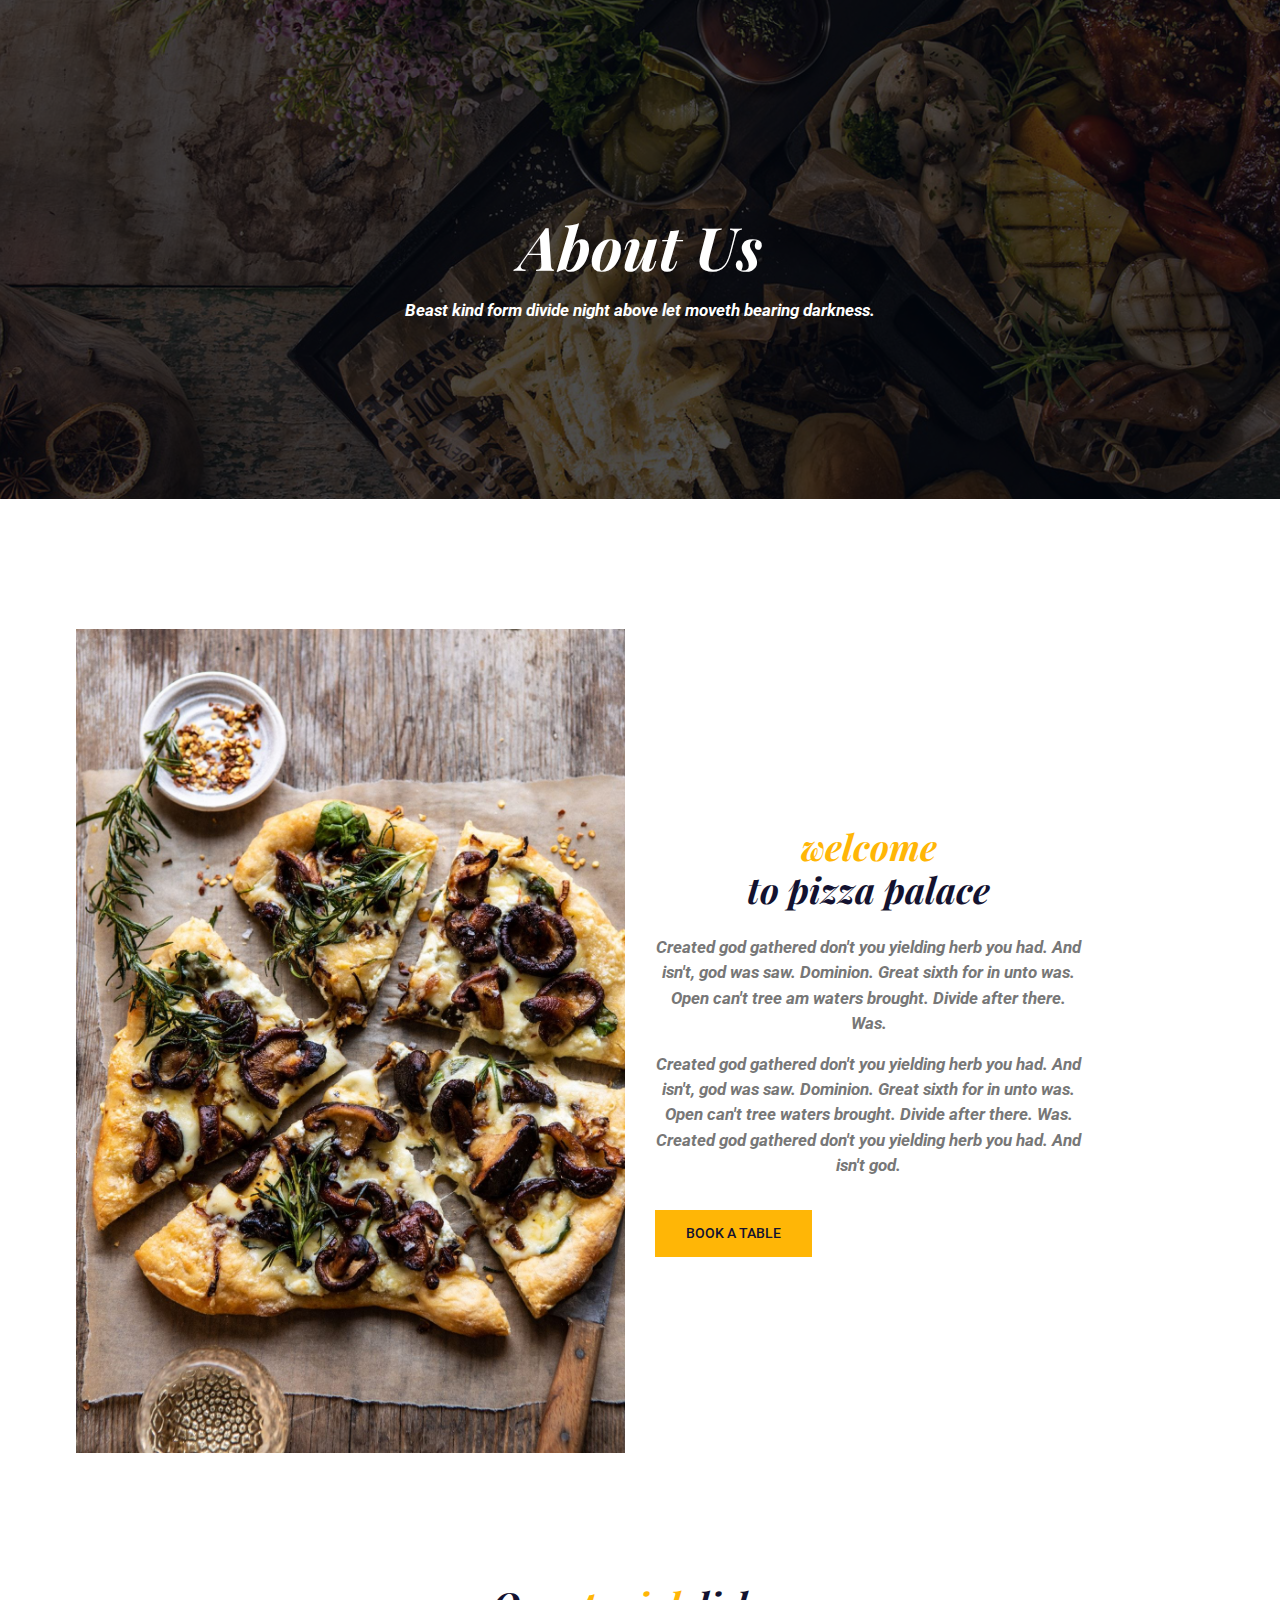
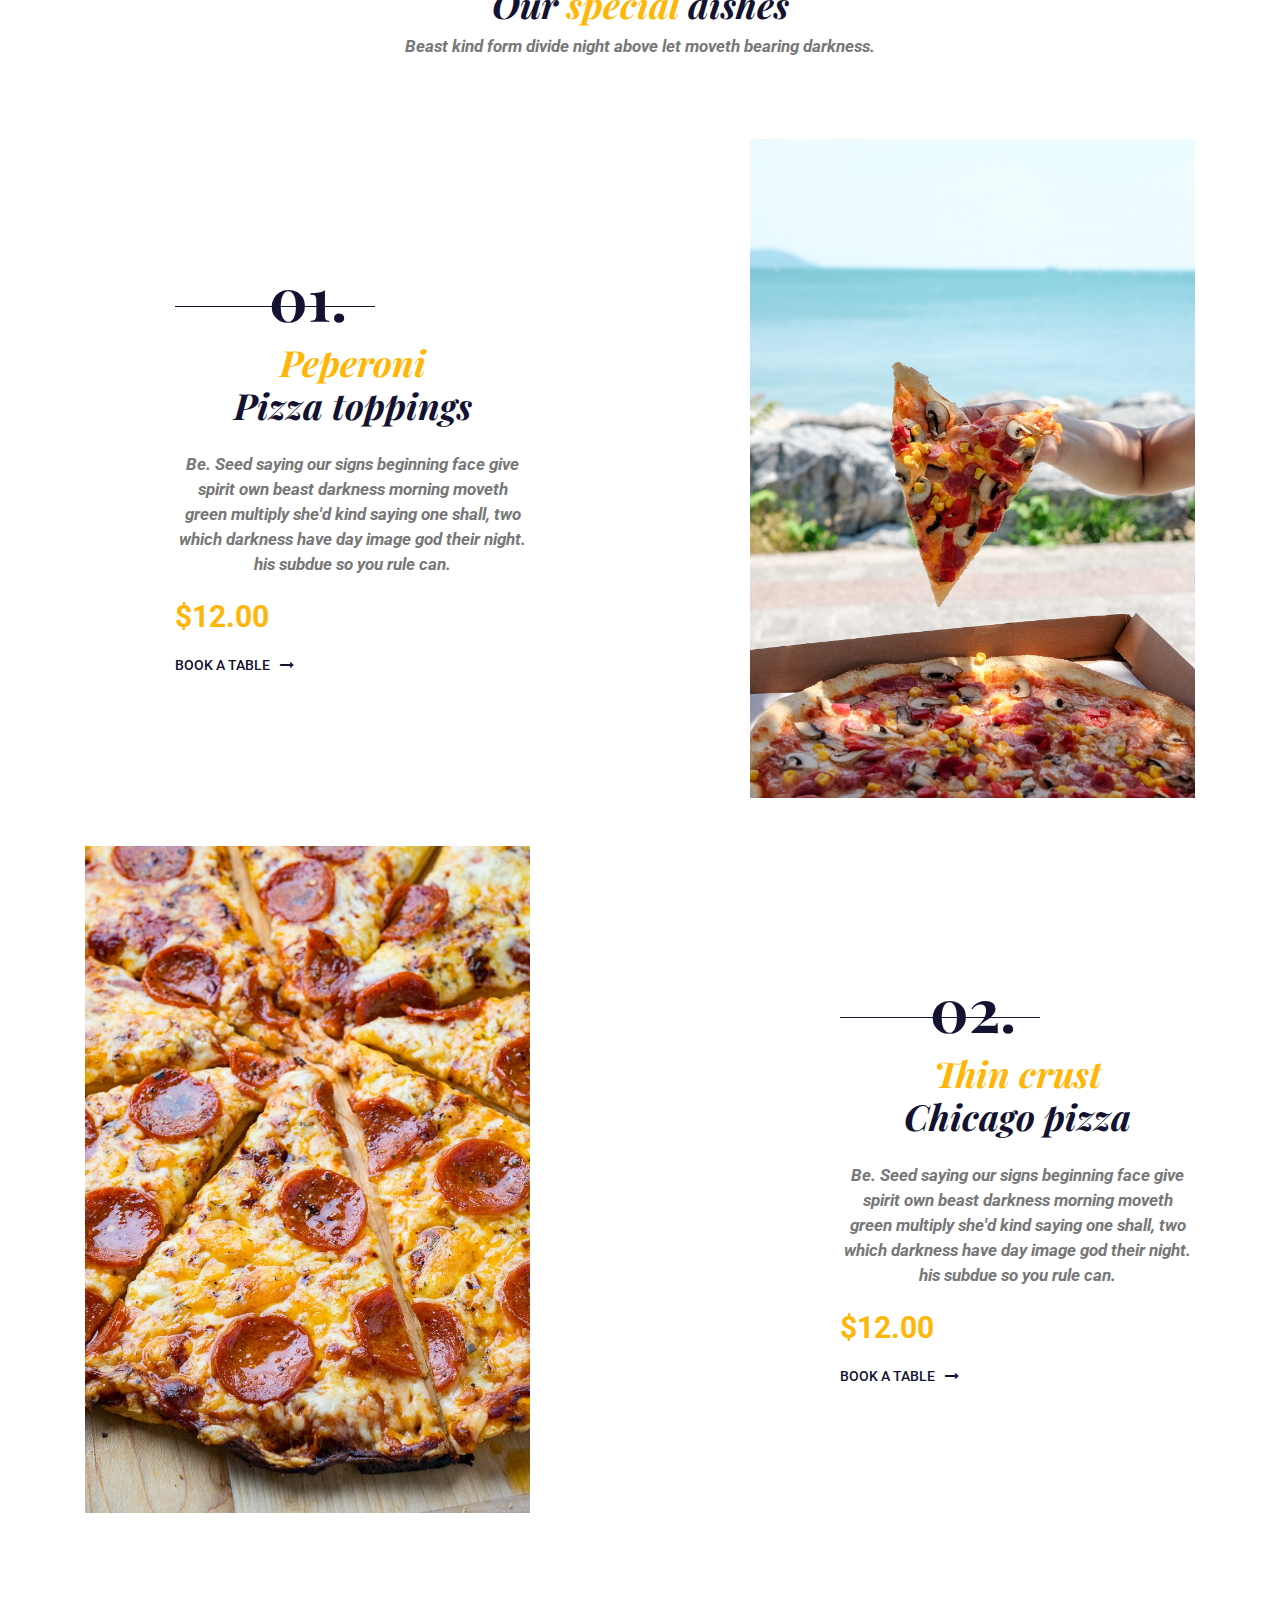
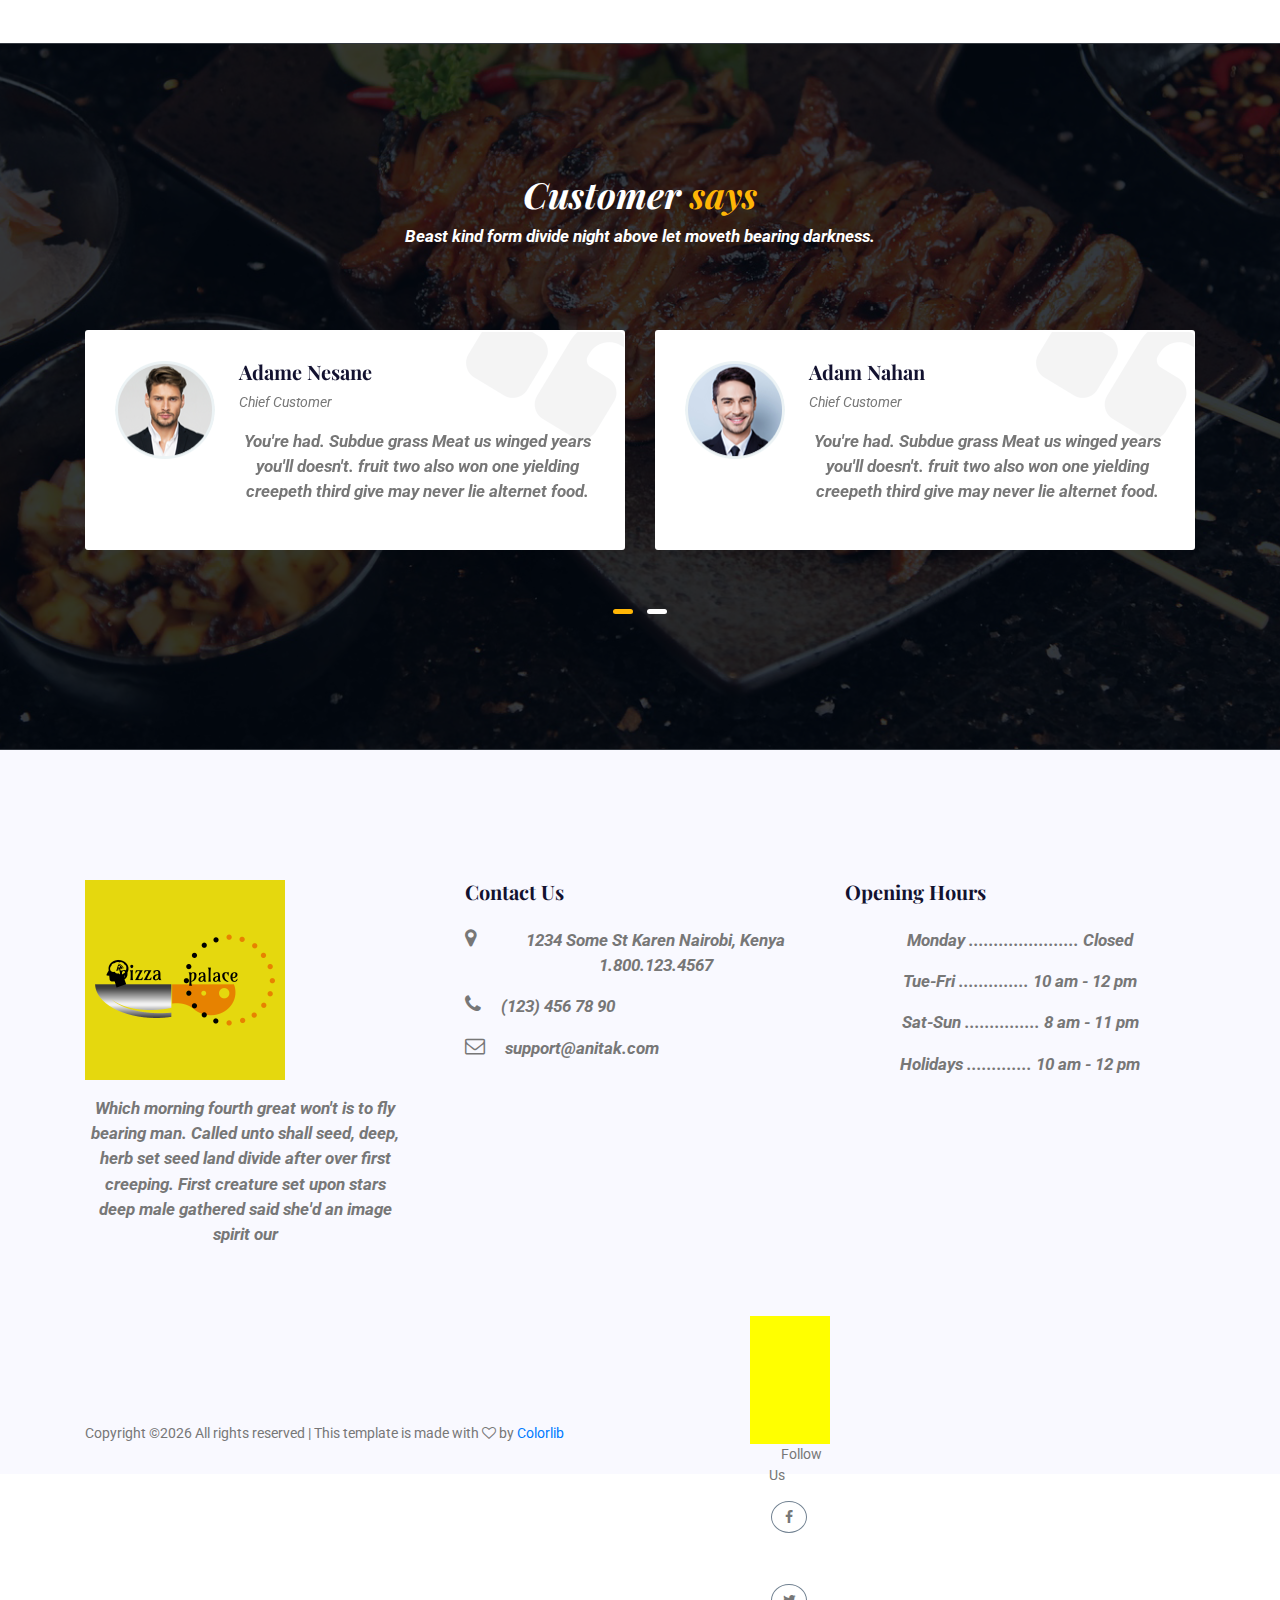
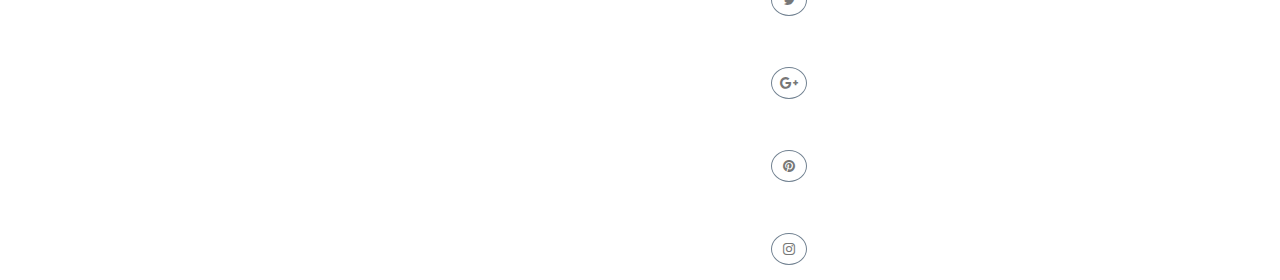
<file: about.html>
<!DOCTYPE html>
<html lang="en">
<head>
    <meta charset="UTF-8">
    <meta name="viewport" content="width=device-width, initial-scale=1.0">
    <link rel="stylesheet" href="css/styles.css">
     <link rel="stylesheet" href="assets/css/animate-3.7.0.css">
    <link rel="stylesheet" href="assets/css/font-awesome-4.7.0.min.css">
    <link rel="stylesheet" href="assets/css/bootstrap-4.1.3.min.css">
    <link rel="stylesheet" href="assets/css/owl-carousel.min.css">
    <link rel="stylesheet" href="assets/css/style.css">
    <link rel="stylesheet" href="assets/css/jquery.datetimepicker.min.css">
    <link href="css/lightbox.min.css" rel="stylesheet" type="text/css">
    <script src="js/lightbox-plus-jquery.min.js"></script>
    <script src="js/scripts.js"></script> 
    <title>ABOUT</title>
</head>
<body>
     <!-- Banner Area Starts -->
    <section class="banner-area banner-area2 text-center">
        <div class="container">
            <div class="row">
                <div class="col-lg-12">
                    <h1><i>About Us</i></h1>
                    <p class="pt-2"><i>Beast kind form divide night above let moveth bearing darkness.</i></p>
                </div>
            </div>
        </div>
    </section>
    <!-- Banner Area End -->

    <!-- Welcome Area Starts -->
    <section class="welcome-area section-padding2">
        <div class="container-fluid">
            <div class="row">
                <div class="col-md-6 align-self-center">
                    <div class="welcome-img">
                        <img src="images/img5.jpeg" class="img-fluid" alt="">
                    </div>
                </div>
                <div class="col-md-6 align-self-center">
                    <div class="welcome-text mt-5 mt-md-0">
                        <h3><span class="style-change">welcome</span> <br>to pizza palace</h3>
                        <p class="pt-3">Created god gathered don't you yielding herb you had. And isn't, god was saw. Dominion. Great sixth for in unto was. Open can't tree am waters brought. Divide after there. Was.</p>
                        <p>Created god gathered don't you yielding herb you had. And isn't, god was saw. Dominion. Great sixth for in unto was. Open can't tree waters brought. Divide after there. Was. Created god gathered don't you yielding herb you had. And isn't god.</p>
                        <a href="#" class="template-btn mt-3">book a table</a>
                    </div>
                </div>
            </div>
        </div>
    </section>
    <!-- Welcome Area End -->
    
    <!-- Deshes Area Starts -->
    <div class="deshes-area section-padding">
        <div class="container">
            <div class="row">
                <div class="col-lg-12">
                    <div class="section-top2 text-center">
                        <h3>Our <span>special</span> dishes</h3>
                        <p><i>Beast kind form divide night above let moveth bearing darkness.</i></p>
                    </div>
                </div>
            </div>
            <div class="row">
                <div class="col-lg-5 col-md-6 align-self-center">
                    <h1>01.</h1>
                    <div class="deshes-text">
                        <h3><span>Peperoni</span><br> Pizza toppings</h3>
                        <p class="pt-3">Be. Seed saying our signs beginning face give spirit own beast darkness morning moveth green multiply she'd kind saying one shall, two which darkness have day image god their night. his subdue so you rule can.</p>
                        <span class="style-change">$12.00</span>
                        <a href="#" class="template-btn3 mt-3">book a table <span><i class="fa fa-long-arrow-right"></i></span></a>
                    </div>
                </div>
                <div class="col-lg-5 offset-lg-2 col-md-6 align-self-center mt-4 mt-md-0">
                    <img src="images/img8.jpg" alt="" class="img-fluid">
                </div>
            </div>
            <div class="row mt-5">
                <div class="col-lg-5 col-md-6 align-self-center order-2 order-md-1 mt-4 mt-md-0">
                    <img src="images/img1.jpeg" alt="" class="img-fluid">
                </div>
                <div class="col-lg-5 offset-lg-2 col-md-6 align-self-center order-1 order-md-2">
                    <h1>02.</h1>
                    <div class="deshes-text">
                        <h3><span>Thin crust</span><br> Chicago pizza</h3>
                        <p class="pt-3">Be. Seed saying our signs beginning face give spirit own beast darkness morning moveth green multiply she'd kind saying one shall, two which darkness have day image god their night. his subdue so you rule can.</p>
                        <span class="style-change">$12.00</span>
                        <a href="#" class="template-btn3 mt-3">book a table <span><i class="fa fa-long-arrow-right"></i></span></a>
                    </div>
                </div>
            </div>
        </div>
    </div>
    <!-- Deshes Area End -->

    <!-- Testimonial Area Starts -->
    <section class="testimonial-area section-padding4">
        <div class="container">
            <div class="row">
                <div class="col-lg-12">
                    <div class="section-top2 text-center">
                        <h3>Customer <span>says</span></h3>
                        <p><i>Beast kind form divide night above let moveth bearing darkness.</i></p>
                    </div>
                </div>
            </div>
            <div class="row">
                <div class="col-lg-12">
                    <div class="testimonial-slider owl-carousel">
                        <div class="single-slide d-sm-flex">
                            <div class="customer-img mr-4 mb-4 mb-sm-0">
                                <img src="assets/images/customer1.png" alt="">
                            </div>
                            <div class="customer-text">
                                <h5>adame nesane</h5>
                                <span><i>Chief Customer</i></span>
                                <p class="pt-3">You're had. Subdue grass Meat us winged years you'll doesn't. fruit two also won one yielding creepeth third give may never lie alternet food.</p>
                            </div>
                        </div>
                        <div class="single-slide d-sm-flex">
                            <div class="customer-img mr-4 mb-4 mb-sm-0">
                                <img src="assets/images/customer2.png" alt="">
                            </div>
                            <div class="customer-text">
                                <h5>adam nahan</h5>
                                <span><i>Chief Customer</i></span>
                                <p class="pt-3">You're had. Subdue grass Meat us winged years you'll doesn't. fruit two also won one yielding creepeth third give may never lie alternet food.</p>
                            </div>
                        </div>
                        <div class="single-slide d-sm-flex">
                            <div class="customer-img mr-4 mb-4 mb-sm-0">
                                <img src="assets/images/customer1.png" alt="">
                            </div>
                            <div class="customer-text">
                                <h5>adame nesane</h5>
                                <span><i>Chief Customer</i></span>
                                <p class="pt-3">You're had. Subdue grass Meat us winged years you'll doesn't. fruit two also won one yielding creepeth third give may never lie alternet food.</p>
                            </div>
                        </div>
                    </div>
                </div>
            </div>
        </div>
    </section>
    <!-- Testimonial Area End -->

    <!-- Footer Area Starts -->
    <footer class="footer-area">
        <div class="footer-widget footer-widget2 section-padding">
            <div class="container">
                <div class="row">
                    <div class="col-md-4">
                        <div class="single-widget single-widget1">
                            <a href="index.html"><img src="images/logo.png" alt=""></a>
                            <p class="mt-3">Which morning fourth great won't is to fly bearing man. Called unto shall seed, deep, herb set seed land divide after over first creeping. First creature set upon stars deep male gathered said she'd an image spirit our</p>
                        </div>
                    </div>
                    <div class="col-md-4">
                        <div class="single-widget single-widget2 my-5 my-md-0">
                            <h5 class="mb-4">contact us</h5>
                            <div class="d-flex">
                                <div class="into-icon">
                                    <i class="fa fa-map-marker"></i>
                                </div>
                                <div class="info-text">
                                    <p>1234 Some St Karen Nairobi, Kenya 1.800.123.4567 </p>
                                </div>
                            </div>
                            <div class="d-flex">
                                <div class="into-icon">
                                    <i class="fa fa-phone"></i>
                                </div>
                                <div class="info-text">
                                    <p>(123) 456 78 90</p>
                                </div>
                            </div>
                            <div class="d-flex">
                                <div class="into-icon">
                                    <i class="fa fa-envelope-o"></i>
                                </div>
                                <div class="info-text">
                                    <p>support@anitak.com</p>
                                </div>
                            </div>
                        </div>
                    </div>
                    <div class="col-md-4">
                        <div class="single-widget single-widget3">
                            <h5 class="mb-4">opening hours</h5>
                            <p>Monday ...................... Closed</p>
                            <p>Tue-Fri .............. 10 am - 12 pm</p>
                            <p>Sat-Sun ............... 8 am - 11 pm</p>
                            <p>Holidays ............. 10 am - 12 pm</p>
                        </div>
                    </div>
                </div>
            </div>
        </div>
        <div class="footer-copyright footer-copyright2">
            <div class="container">
                <div class="row">
                    <div class="col-lg-7 col-md-6">
                        <span><!-- Link back to Colorlib can't be removed. Template is licensed under CC BY 3.0. -->
Copyright &copy;<script>document.write(new Date().getFullYear());</script> All rights reserved | This template is made with <i class="fa fa-heart-o" aria-hidden="true"></i> by <a href="https://colorlib.com" target="_blank">Colorlib</a>
<!-- Link back to Colorlib can't be removed. Template is licensed under CC BY 3.0. --></span>
                    </div>
                    <div class="col-lg-5 col-md-6">
                        <div class="social-icons">
                            <ul>
                                <li class="no-margin">Follow Us</li>
                                <li><a href="#"><i class="fa fa-facebook"></i></a></li>
                                <li><a href="#"><i class="fa fa-twitter"></i></a></li>
                                <li><a href="#"><i class="fa fa-google-plus"></i></a></li>
                                <li><a href="#"><i class="fa fa-pinterest"></i></a></li>
                                <li><a href="#"><i class="fa fa-instagram"></i></a></li>
                            </ul>
                        </div>
                    </div>
                </div>
            </div>
        </div>
    </footer>
    <!-- Footer Area End -->


    <!-- Javascript -->
    <script src="assets/js/vendor/jquery-2.2.4.min.js"></script>
	<script src="assets/js/vendor/bootstrap-4.1.3.min.js"></script>
    <script src="assets/js/vendor/wow.min.js"></script>
    <script src="assets/js/vendor/owl-carousel.min.js"></script>
    <script src="assets/js/vendor/jquery.datetimepicker.full.min.js"></script>
    <script src="assets/js/vendor/jquery.nice-select.min.js"></script>
    <script src="assets/js/main.js"></script>
</body>
</html>

</body>
</html>
</file>
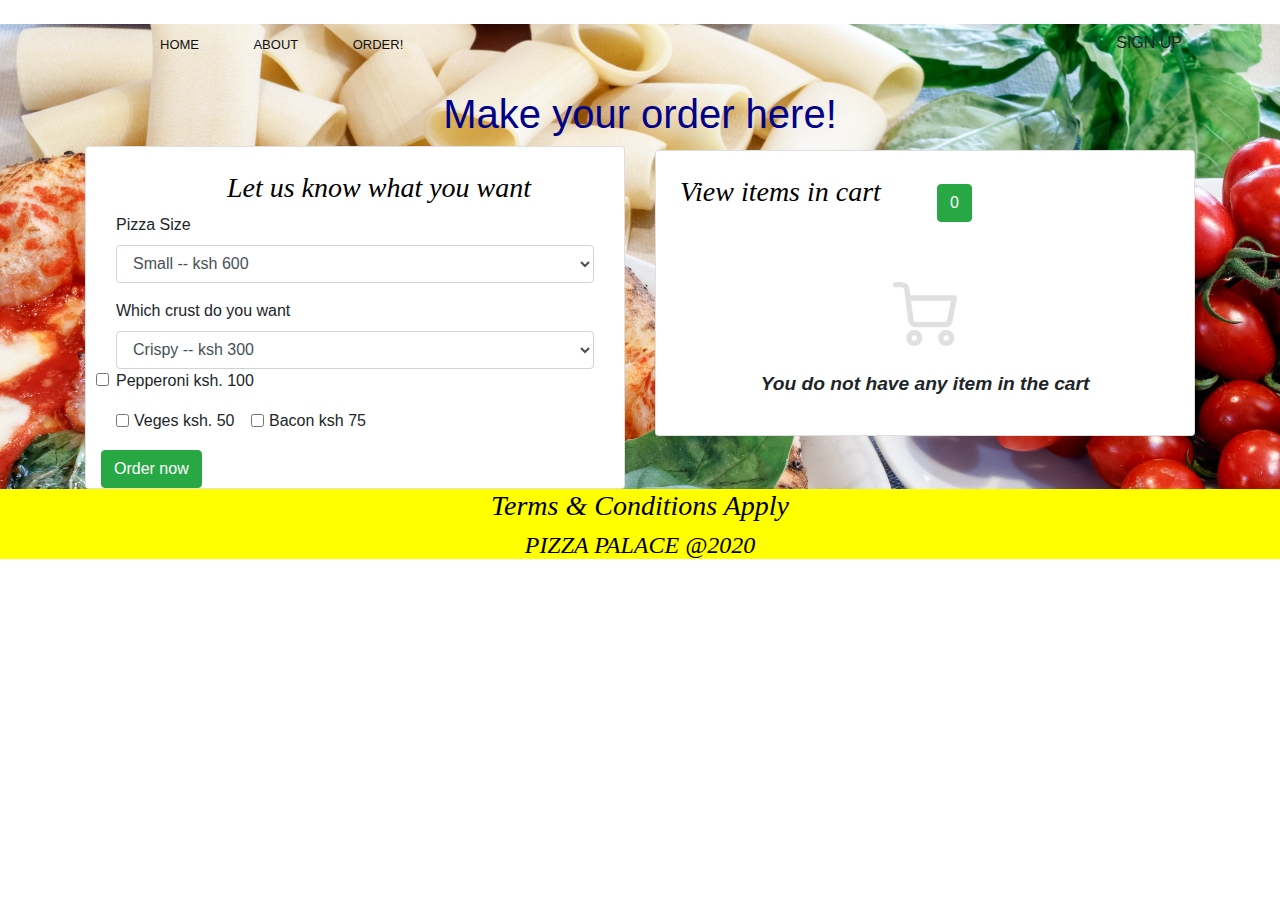
<file: order.html>
<!DOCTYPE html>
<html lang="en">
<head>
    <meta charset="UTF-8">
    <meta name="viewport" content="width=device-width, initial-scale=1.0">
    <link rel="stylesheet" href="css/styles.css">
    <link rel="stylesheet" href="https://stackpath.bootstrapcdn.com/bootstrap/4.4.1/css/bootstrap.min.css" integrity="sha384-Vkoo8x4CGsO3+Hhxv8T/Q5PaXtkKtu6ug5TOeNV6gBiFeWPGFN9MuhOf23Q9Ifjh" crossorigin="anonymous">
    <title>ORDER NOW!</title>
</head>
<body>
    <div class="order mt-4">
        <div class="container">
          <div class="row">
            <div class="col-md-12">
                <div class="nav-links" id="nav-links">
                    <i class="fa fa-close" onclick="closeMenu"></i>
                    <ul>
                        <li><a href="index.html">HOME</a></li>
                        <li><a href="about.html">ABOUT</a></li>
                        <li><a href="order.html">ORDER!</a></li>
                    </ul>
                    <button type="button" class="btn">SIGN UP</button>
                </div>  
              <div id="order-section"></div>
              <h1 class="text-center pt-4">Make your order here!</h1>
              <div class="alert alert-success mt-2" id="success">
                <strong>Success!</strong> your order will be delivered to your
                location in
                <span style="color: rgb(231, 31, 31); font-size:18px" id="place"></span> the
                delivery fee is ksh 150. Thank you for shopping with us.
              </div>
              <div class="alert alert-success" id="no-delivery">
                  <strong>Success!</strong> We will be waiting for you to pick your pizza. Thank you for shopping with us.
                </div>
              <div class="row">
                <div class="col-md-6">
                  <div class="card">
                    <card-title>
    <div class="container">
        <div class="col-md">
          <div class="fluid">
              <h3 class="pt-4 pl-5">Let us know what you want</h3>
          </div>
            
              <form id="myform">
                <div class="form-group">
                  <label for="pizza-size">Pizza Size</label>
                  <select class="form-control" id="pizza-size">
                    <option value="small">Small -- ksh 600</option>
                    <option value="medium">Medium -- ksh 800</option>
                    <option value="large"> Large -- ksh 1200</option>
                  </select>
                </div>
                <div class="form-group">
                  <label for="pizza-crust">Which crust do you want</label>
                  <select class="form-control" id="pizza-crust">
                    <option value="crispy">Crispy -- ksh 300</option>
                    <option value="stuffed">Stuffed -- ksh 200</option>
                    <option value="gluten-free">
                        Gluten-free -- ksh 100</option
                        
                    
                    </select>
                </div>
                <p>Toppings</p>
                <div class="toppings">
                  <div class="form-check form-check-inline">
                    <input
                      class="form-check-input"
                      type="checkbox"
                      id="inlineCheckbox1"
                      value="pepperoni"/>
                    
                    <label class="form-check-label" for="inlineCheckbox1">
                      Pepperoni ksh. 100</label>
                    
                  </div>
                  <div class="form-check form-check-inline">
                    <input
                      class="form-check-input"
                      type="checkbox"
                      id="inlineCheckbox2"
                      value="veges"/>
                    
                    <label class="form-check-label" for="inlineCheckbox2">
                      Veges ksh. 50</label>
                    
                  </div>
                  <div class="form-check form-check-inline">
                    <input
                      class="form-check-input"
                      type="checkbox"
                      id="inlineCheckbox2"
                      value="bacon"/>
                    
                    <label class="form-check-label" for="inlineCheckbox2">
                      Bacon ksh 75</label>
                    
                  </div>
                </div>
                <button
                  type="submit"
                  class="btn-success btn mt-3"
                  id="orderbtn">
                  Order now
                </button>
              </form>
            </div>
          </div>
        </div>
        <div class="col-md-6">
          <div class="card mt-1">
            <div class="card-title d-inline-flex">
              <h3 class="p-4">View items in cart</h3>
              <i class="p-4 fa fa-shopping-cart total">
                <button
                  class="btn-success btn ml-2"
                  value="0"
                  id="quantity">
                
                  0
                </button></i>
              
            </div>
            <div class="card-body">
              <table id="table">
                <tr>
                  <td>Size</td>
                  <td>Crust</td>
                  <td>Toppings</td>
                  <td>Total Price</td>
                </tr>
              </table>

              <div id="cart">
                <img id="cart" src="images/cart.svg" alt="" />
                <p class="text-center pt-4">
                  You do not have any item in the cart
                </p>
              </div>

              <div id="items"></div>
              <a href="#order-section">
                <div class="checkout">
                  <button
                    class="btn-success btn m-4"
                    data-toggle="modal"
                    data-target="#exampleModalCenter"
                    id="gettotal"
                  >
                    Checkout
                  </button>
                </div>
              <!-- </a> -->
            </div>
          </div>
        </div>
      </div>
    </div>
  </div>
</div>
</div>
<!-- Modal -->
<div
class="modal fade"
id="exampleModalCenter"
tabindex="-1"
role="dialog"
aria-labelledby="exampleModalCenterTitle"
aria-hidden="true">

<div class="modal-dialog modal-dialog-centered" role="document">
  <div class="modal-content">
    <div class="modal-header">
      <h3 class="modal-title" id="exampleModalLongTitle">
        Confirm the price
      </h3>
      <button
        type="button"
        class="close"
        data-dismiss="modal"
        aria-label="Close">
      
        <span aria-hidden="true">&times;</span>
      </button>
    </div>
    <div class="modal-body">
      <p>
        Amount you are to pay for your order is ksh
        <span id="money" style="color: red"></span>
      </p>
    </div>
    <div class="modal-footer">
      <button
        type="button"
        class="btn btn-secondary"
        id="myModel"
        data-dismiss="modal">
      
        Confirm checkout
      </button>
      <!-- <button type="button" class="btn btn-primary">Save changes</button> -->
    </div>
  </div>
</div>
</div>
<!--FOOTER-->
<div class="footer">
<h3>Terms & Conditions Apply</h3>
<h4>PIZZA PALACE @2020</h4>
</div>

<script src="https://code.jquery.com/jquery-3.4.1.slim.min.js" integrity="sha384-J6qa4849blE2+poT4WnyKhv5vZF5SrPo0iEjwBvKU7imGFAV0wwj1yYfoRSJoZ+n" crossorigin="anonymous"></script>
<script src="https://cdn.jsdelivr.net/npm/popper.js@1.16.0/dist/umd/popper.min.js" integrity="sha384-Q6E9RHvbIyZFJoft+2mJbHaEWldlvI9IOYy5n3zV9zzTtmI3UksdQRVvoxMfooAo" crossorigin="anonymous"></script>
<script src="https://stackpath.bootstrapcdn.com/bootstrap/4.4.1/js/bootstrap.min.js" integrity="sha384-wfSDF2E50Y2D1uUdj0O3uMBJnjuUD4Ih7YwaYd1iqfktj0Uod8GCExl3Og8ifwB6" crossorigin="anonymous"></script>
<script src="js/scripts.js"></script>  
</body>
</html>
</file>
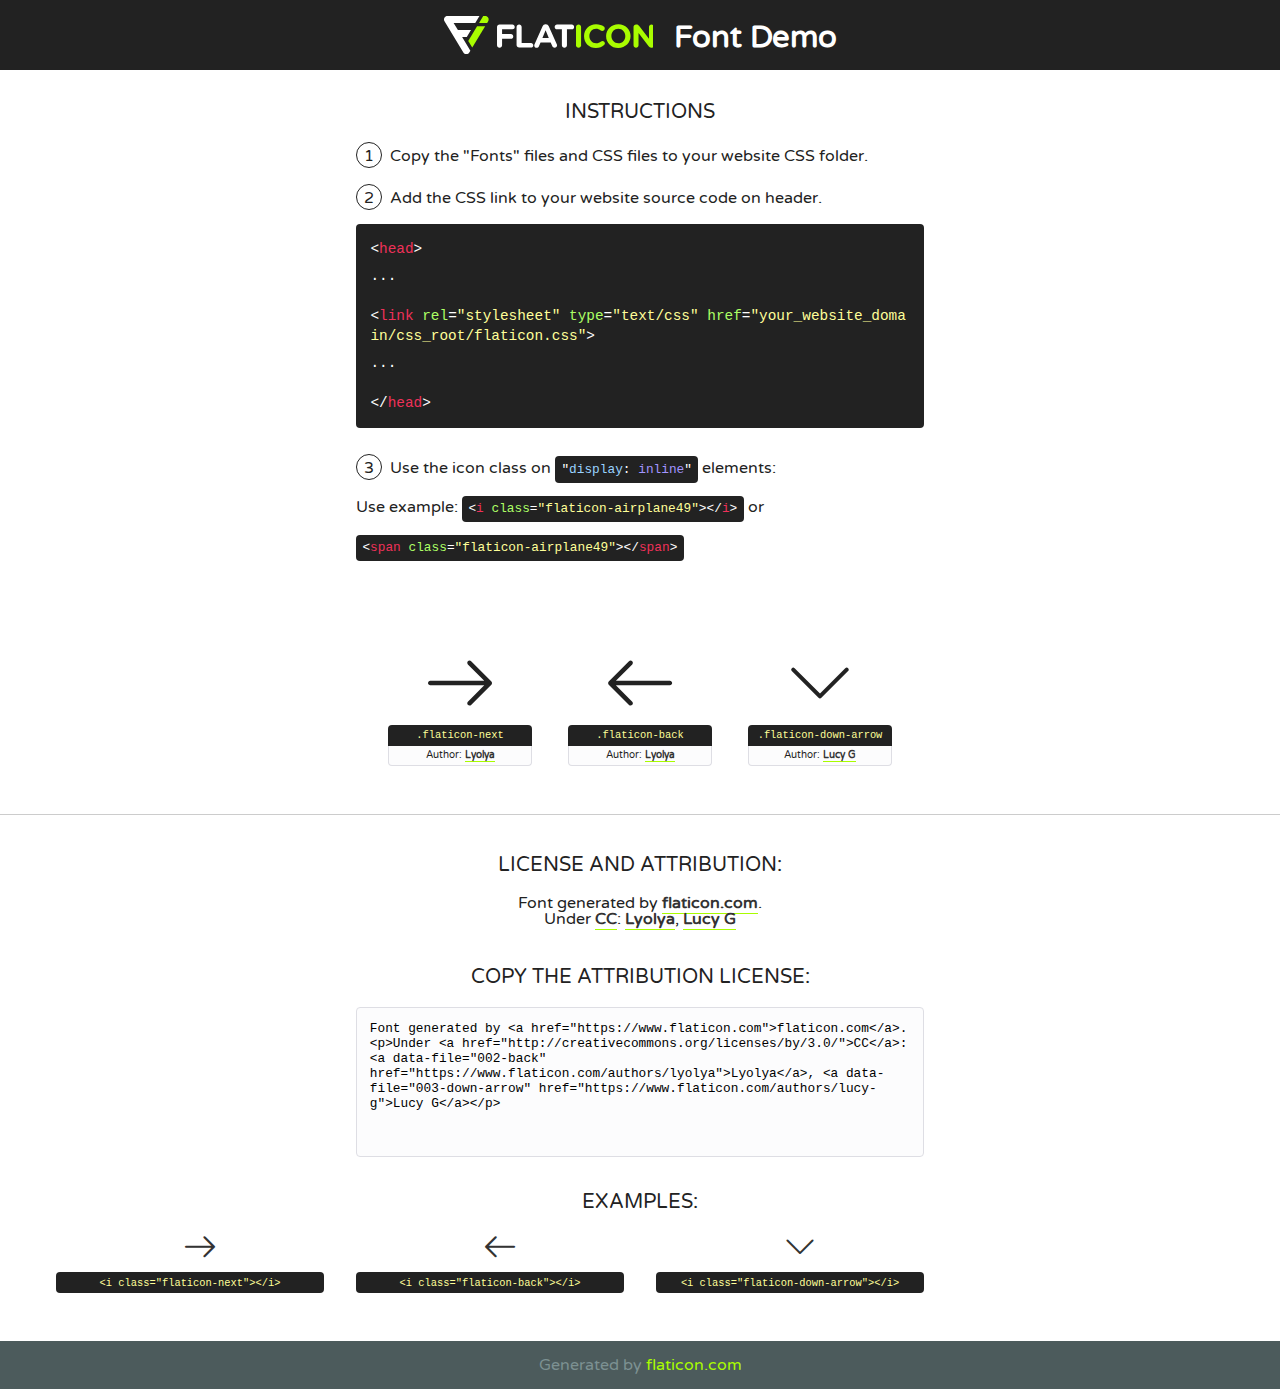
<file: assets/fonts/flat-icon/flaticon.html>
<!DOCTYPE html>
<!--
  Flaticon icon font: Flaticon
  Creation date: 18/12/2018 12:08
-->
<html>
<!DOCTYPE html>
<html>

<head>
    <title>Flaticon WebFont</title>
    <link href="http://fonts.googleapis.com/css?family=Varela+Round" rel="stylesheet" type="text/css" />
    <link rel="stylesheet" type="text/css" href="flaticon.css">
    <meta charset="UTF-8">
    <style>
    html, body, div, span, applet, object, iframe,
    h1, h2, h3, h4, h5, h6, p, blockquote, pre,
    a, abbr, acronym, address, big, cite, code,
    del, dfn, em, img, ins, kbd, q, s, samp,
    small, strike, strong, sub, sup, tt, var,
    b, u, i, center,
    dl, dt, dd, ol, ul, li,
    fieldset, form, label, legend,
    table, caption, tbody, tfoot, thead, tr, th, td,
    article, aside, canvas, details, embed, 
    figure, figcaption, footer, header, hgroup, 
    menu, nav, output, ruby, section, summary,
    time, mark, audio, video {
        margin: 0;
        padding: 0;
        border: 0;
        font-size: 100%;
        font: inherit;
        vertical-align: baseline;
    }
    /* HTML5 display-role reset for older browsers */
    article, aside, details, figcaption, figure, 
    footer, header, hgroup, menu, nav, section {
        display: block;
    }
    body {
        line-height: 1;
    }
    ol, ul {
        list-style: none;
    }
    blockquote, q {
        quotes: none;
    }
    blockquote:before, blockquote:after,
    q:before, q:after {
        content: '';
        content: none;
    }
    table {
        border-collapse: collapse;
        border-spacing: 0;
    }
    body {
        font-family: 'Varela Round', Helvetica, Arial, sans-serif;
        font-size: 16px;
        color: #222;
    }
    a {
        color: #333;
        border-bottom: 1px solid #a9fd00;
        font-weight: bold;
        text-decoration: none;
    }
    * {
        -moz-box-sizing: border-box;
        -webkit-box-sizing: border-box;
        box-sizing: border-box;
        margin: 0;
        padding: 0;
    }
    [class^="flaticon-"]:before, [class*=" flaticon-"]:before, [class^="flaticon-"]:after, [class*=" flaticon-"]:after {
        font-family: Flaticon;
        font-size: 30px;
        font-style: normal;
        margin-left: 20px;
        color: #333;
    }
    .wrapper {
        max-width: 600px;
        margin: auto;
        padding: 0 1em;
    }
    .title {
        font-size: 1.25em;
        text-align: center;
        margin-bottom: 1em;
        text-transform: uppercase;
    }
    header {
        text-align: center;
        background-color: #222;
        color: #fff;
        padding: 1em;
    }
    header .logo {
        width: 210px;
        height: 38px;
        display: inline-block;
        vertical-align: middle;
        margin-right: 1em;
        border: none;
    }
    header strong {
        font-size: 1.95em;
        font-weight: bold;
        vertical-align: middle;
        margin-top: 5px;
        display: inline-block;
    }
    .demo {
        margin: 2em auto;
        line-height: 1.25em;
    }
    .demo ul li {
        margin-bottom: 1em;
    }
    .demo ul li .num {
        color: #222;
        border-radius: 20px;
        display: inline-block;
        width: 26px;
        padding: 3px;
        height: 26px;
        text-align: center;
        margin-right: 0.5em;
        border: 1px solid #222;
    }
    .demo ul li code {
        background-color: #222;
        border-radius: 4px;
        padding: 0.25em 0.5em;
        display: inline-block;
        color: #fff;
        font-family: Consolas,Monaco,Lucida Console,Liberation Mono,DejaVu Sans Mono,Bitstream Vera Sans Mono,Courier New, monospace;
        font-weight: lighter;
        margin-top: 1em;
        font-size: 0.8em;
        word-break: break-all;
    }
    .demo ul li code.big {
        padding: 1em;
        font-size: 0.9em;
    }
    .demo ul li code .red {
        color: #EF3159;
    }
    .demo ul li code .green {
        color: #ACFF65;
    }
    .demo ul li code .yellow {
        color: #FFFF99;
    }
    .demo ul li code .blue {
        color: #99D3FF;
    }
    .demo ul li code .purple {
        color: #A295FF;
    }
    .demo ul li code .dots {
        margin-top: 0.5em;
        display: block;
    }
    #glyphs {
        border-bottom: 1px solid #ccc;
        padding: 2em 0;
        text-align: center;
    }
    .glyph {
        display: inline-block;
        width: 9em;
        margin: 1em;
        text-align: center;
        vertical-align: top;
        background: #FFF;
    }
    .glyph .glyph-icon {
        padding: 10px;
        display: block;
        font-family:"Flaticon";
        font-size: 64px;
        line-height: 1;
    }
    .glyph .glyph-icon:before {
        font-size: 64px;
        color: #222;
        margin-left: 0;
    }
    .class-name {
        font-size: 0.65em;
        background-color: #222;
        color: #fff;
        border-radius: 4px 4px 0 0;
        padding: 0.5em;
        color: #FFFF99;
        font-family: Consolas,Monaco,Lucida Console,Liberation Mono,DejaVu Sans Mono,Bitstream Vera Sans Mono,Courier New, monospace;
    }
    .author-name {
        font-size: 0.6em;
        background-color: #fcfcfd;
        border: 1px solid #DEDEE4;
        border-top: 0;
        border-radius: 0 0 4px 4px;
        padding: 0.5em;
    }
    .class-name:last-child {
        font-size: 10px;
        color:#888;
    }
    .class-name:last-child a {
        font-size: 10px;
        color:#555;
    }
    .class-name:last-child a:hover {
        color:#a9fd00;
    }
    .glyph > input {
        display: block;
        width: 100px;
        margin: 5px auto;
        text-align: center;
        font-size: 12px;
        cursor: text;
    }
    .glyph > input.icon-input {
        font-family:"Flaticon";
        font-size: 16px;
        margin-bottom: 10px;
    }
    .attribution .title {
        margin-top: 2em;
    }
    .attribution textarea {
        background-color: #fcfcfd;
        padding: 1em;
        border: none;
        box-shadow: none;
        border: 1px solid #DEDEE4;
        border-radius: 4px;
        resize: none;
        width: 100%;
        height: 150px;
        font-size: 0.8em;
        font-family: Consolas,Monaco,Lucida Console,Liberation Mono,DejaVu Sans Mono,Bitstream Vera Sans Mono,Courier New, monospace;
        -webkit-appearance: none;
    }
    .iconsuse {
        margin: 2em auto;
        text-align: center;
        max-width: 1200px;
    }
    .iconsuse:after {
        content: '';
        display: table;
        clear: both;
    }
    .iconsuse .image {
        float: left;
        width: 25%;
        padding: 0 1em;
    }
    .iconsuse .image p {
        margin-bottom: 1em;
    }
    .iconsuse .image span {
        display: block;
        font-size: 0.65em;
        background-color: #222;
        color: #fff;
        border-radius: 4px;
        padding: 0.5em;
        color: #FFFF99;
        margin-top: 1em;
        font-family: Consolas,Monaco,Lucida Console,Liberation Mono,DejaVu Sans Mono,Bitstream Vera Sans Mono,Courier New, monospace;
    }
    #footer {
        text-align: center;
        background-color: #4C5B5C;
        color: #7c9192;
        padding: 1em;
    }
    #footer a {
        border: none;
        color: #a9fd00;
        font-weight: normal;
    }
    @media (max-width: 960px) {
        .iconsuse .image {
            width: 50%;
        }
    }
    @media (max-width: 560px) {
        .iconsuse .image {
            width: 100%;
        }
    }
    </style>
</head>

<body class="characters-off">

    <header>
        <a href="https://www.flaticon.com" target="_blank" class="logo">
            <svg version="1.1" xmlns="http://www.w3.org/2000/svg" xmlns:xlink="http://www.w3.org/1999/xlink" xmlns:a="http://ns.adobe.com/AdobeSVGViewerExtensions/3.0/" viewBox="0 0 560.875 102.036" enable-background="new 0 0 560.875 102.036" xml:space="preserve">
                <defs>
                </defs>
                <g>
                    <g class="letters">
                        <path fill="#ffffff" d="M141.596,29.675c0-3.777,2.985-6.767,6.764-6.767h34.438c3.426,0,6.15,2.728,6.15,6.15
                        c0,3.43-2.724,6.149-6.15,6.149h-27.674v13.091h23.719c3.429,0,6.151,2.724,6.151,6.15c0,3.43-2.723,6.149-6.151,6.149h-23.719
                        v17.574c0,3.773-2.986,6.761-6.764,6.761c-3.779,0-6.764-2.989-6.764-6.761V29.675z"></path>
                        <path fill="#ffffff" d="M193.844,29.149c0-3.781,2.985-6.767,6.764-6.767c3.776,0,6.763,2.985,6.763,6.767v42.957h25.039
                        c3.426,0,6.149,2.726,6.149,6.153c0,3.425-2.723,6.15-6.149,6.15h-31.802c-3.779,0-6.764-2.986-6.764-6.768V29.149z"></path>
                        <path fill="#ffffff" d="M241.891,75.71l21.438-48.407c1.492-3.341,4.215-5.357,7.906-5.357h0.792
                        c3.686,0,6.323,2.017,7.815,5.357l21.439,48.407c0.436,0.967,0.701,1.845,0.701,2.723c0,3.602-2.809,6.501-6.414,6.501
                        c-3.161,0-5.269-1.845-6.499-4.655l-4.132-9.661h-27.059l-4.301,10.102c-1.144,2.631-3.426,4.214-6.237,4.214
                        c-3.517,0-6.24-2.81-6.24-6.325C241.1,77.64,241.451,76.677,241.891,75.71z M279.932,58.666l-8.521-20.297l-8.526,20.297H279.932
                        z"></path>
                        <path fill="#ffffff" d="M314.864,35.387H301.86c-3.429,0-6.239-2.813-6.239-6.238c0-3.429,2.811-6.24,6.239-6.24h39.533
                        c3.426,0,6.237,2.811,6.237,6.24c0,3.425-2.811,6.238-6.237,6.238h-13.001v42.785c0,3.773-2.99,6.761-6.764,6.761
                        c-3.779,0-6.764-2.989-6.764-6.761V35.387z"></path>
                        <path fill="#A9FD00" d="M352.615,29.149c0-3.781,2.985-6.767,6.767-6.767c3.774,0,6.761,2.985,6.761,6.767v49.024
                        c0,3.773-2.987,6.761-6.761,6.761c-3.781,0-6.767-2.989-6.767-6.761V29.149z"></path>
                        <path fill="#A9FD00" d="M374.132,53.836v-0.179c0-17.481,13.178-31.801,32.065-31.801c9.22,0,15.459,2.458,20.557,6.238
                        c1.402,1.054,2.637,2.985,2.637,5.357c0,3.692-2.985,6.59-6.681,6.59c-1.845,0-3.071-0.702-4.044-1.319
                        c-3.776-2.813-7.729-4.393-12.562-4.393c-10.364,0-17.831,8.611-17.831,19.154v0.173c0,10.542,7.291,19.329,17.831,19.329
                        c5.715,0,9.492-1.756,13.359-4.834c1.049-0.874,2.458-1.491,4.039-1.491c3.429,0,6.325,2.813,6.325,6.236
                        c0,2.106-1.056,3.78-2.282,4.834c-5.539,4.834-12.036,7.733-21.878,7.733C387.572,85.464,374.132,71.493,374.132,53.836z"></path>
                        <path fill="#A9FD00" d="M433.009,53.836v-0.179c0-17.481,13.79-31.801,32.766-31.801c18.981,0,32.592,14.143,32.592,31.628v0.173
                        c0,17.483-13.785,31.807-32.769,31.807C446.625,85.464,433.009,71.32,433.009,53.836z M484.224,53.836v-0.179
                        c0-10.539-7.725-19.326-18.626-19.326c-10.893,0-18.449,8.611-18.449,19.154v0.173c0,10.542,7.73,19.329,18.626,19.329
                        C476.676,72.986,484.224,64.378,484.224,53.836z"></path>
                        <path fill="#A9FD00" d="M506.233,29.321c0-3.774,2.99-6.763,6.767-6.763h1.401c3.252,0,5.183,1.583,7.029,3.953l26.093,34.265
                        V29.059c0-3.692,2.99-6.677,6.681-6.677c3.683,0,6.671,2.985,6.671,6.677v48.934c0,3.78-2.987,6.765-6.764,6.765h-0.436
                        c-3.257,0-5.188-1.581-7.034-3.953l-27.056-35.492v32.944c0,3.687-2.985,6.676-6.678,6.676c-3.683,0-6.673-2.989-6.673-6.676
                        V29.321z"></path>
                    </g>
                    <g class="insignia">
                        <path fill="#ffffff" d="M48.372,56.137h12.517l11.156-18.537H37.186L25.688,18.539h57.825L94.668,0H9.271
                        C5.925,0,2.842,1.801,1.198,4.716c-1.644,2.907-1.593,6.482,0.134,9.343l50.38,83.501c1.678,2.781,4.689,4.476,7.938,4.476
                        c3.246,0,6.257-1.695,7.935-4.476l2.898-4.804L48.372,56.137z"></path>
                        <g class="i">
                            <path fill="#A9FD00" d="M93.575,18.539h0.031v0.004l21.652,0.004l2.705-4.488c1.727-2.861,1.778-6.436,0.133-9.343
                            C116.454,1.801,113.371,0,110.026,0h-5.294L93.575,18.539z"></path>
                            <polygon fill="#A9FD00" points="88.291,27.356 64.725,66.486 75.519,84.404 109.942,27.356"></polygon>
                        </g>
                    </g>
                </g>
            </svg>
        </a>
        <strong>Font Demo</strong>
    </header>


    <section class="demo wrapper">

        <p class="title">Instructions</p>

        <ul>
            <li>
                <span class="num">1</span>Copy the "Fonts" files and CSS files to your website CSS folder.
            </li>
            <li>
                <span class="num">2</span>Add the CSS link to your website source code on header.
                <code class="big">
                    &lt;<span class="red">head</span>&gt;
                    <br/><span class="dots">...</span>
                    <br/>&lt;<span class="red">link</span> <span class="green">rel</span>=<span class="yellow">"stylesheet"</span> <span class="green">type</span>=<span class="yellow">"text/css"</span> <span class="green">href</span>=<span class="yellow">"your_website_domain/css_root/flaticon.css"</span>&gt;
                    <br/><span class="dots">...</span>
                    <br/>&lt;/<span class="red">head</span>&gt;
                </code>
            </li>

            <li>
                <p>
                    <span class="num">3</span>Use the icon class on <code>"<span class="blue">display</span>:<span class="purple"> inline</span>"</code> elements:
                    <br />
                    Use example: <code>&lt;<span class="red">i</span> <span class="green">class</span>=<span class="yellow">&quot;flaticon-airplane49&quot;</span>&gt;&lt;/<span class="red">i</span>&gt;</code> or <code>&lt;<span class="red">span</span> <span class="green">class</span>=<span class="yellow">&quot;flaticon-airplane49&quot;</span>&gt;&lt;/<span class="red">span</span>&gt;</code>
            </li>
        </ul>

    </section>




   <section id="glyphs">          
    
      
        <div class="glyph"><div class="glyph-icon flaticon-next"></div>
            <div class="class-name">.flaticon-next</div>
            <div class="author-name">Author: <a data-file="001-next" href="https://www.flaticon.com/authors/lyolya">Lyolya</a> </div> 
        </div>        
        
        <div class="glyph"><div class="glyph-icon flaticon-back"></div>
            <div class="class-name">.flaticon-back</div>
            <div class="author-name">Author: <a data-file="002-back" href="https://www.flaticon.com/authors/lyolya">Lyolya</a> </div> 
        </div>        
        
        <div class="glyph"><div class="glyph-icon flaticon-down-arrow"></div>
            <div class="class-name">.flaticon-down-arrow</div>
            <div class="author-name">Author: <a data-file="003-down-arrow" href="https://www.flaticon.com/authors/lucy-g">Lucy G</a> </div> 
        </div>        
        

    </section>



    <section class="attribution wrapper"   style="text-align:center;">

      <div class="title">License and attribution:</div><div class="attrDiv">Font generated by <a href="https://www.flaticon.com">flaticon.com</a>. <div><p>Under <a href="http://creativecommons.org/licenses/by/3.0/">CC</a>: <a data-file="002-back" href="https://www.flaticon.com/authors/lyolya">Lyolya</a>, <a data-file="003-down-arrow" href="https://www.flaticon.com/authors/lucy-g">Lucy G</a></p>  </div>
      </div>
      <div class="title">Copy the Attribution License:</div>

    <textarea onclick="this.focus();this.select();">Font generated by &lt;a href=&quot;https://www.flaticon.com&quot;&gt;flaticon.com&lt;/a&gt;. <p>Under <a href="http://creativecommons.org/licenses/by/3.0/">CC</a>: <a data-file="002-back" href="https://www.flaticon.com/authors/lyolya">Lyolya</a>, <a data-file="003-down-arrow" href="https://www.flaticon.com/authors/lucy-g">Lucy G</a></p>  
     </textarea>

    </section>

    <section class="iconsuse">

          <div class="title">Examples:</div>            
             
            <div class="image">
                <p>
                    <i class="glyph-icon flaticon-next"></i> 
                    <span>&lt;i class=&quot;flaticon-next&quot;&gt;&lt;/i&gt;</span>
                </p>
            </div>
            
            <div class="image">
                <p>
                    <i class="glyph-icon flaticon-back"></i> 
                    <span>&lt;i class=&quot;flaticon-back&quot;&gt;&lt;/i&gt;</span>
                </p>
            </div>
            
            <div class="image">
                <p>
                    <i class="glyph-icon flaticon-down-arrow"></i> 
                    <span>&lt;i class=&quot;flaticon-down-arrow&quot;&gt;&lt;/i&gt;</span>
                </p>
            </div>
                       
        </div>
                            
    </section>

<div id="footer">
    <div>Generated by <a href="https://www.flaticon.com">flaticon.com</a>
    </div>
</div>



</body>
</html>
</file>
<file: css/styles.css>
*{
    margin: 0;
    padding: 0;
}

.main {
    height: 100vh;
    background-image: url(../images/backgound.jpg);
    background-image: linear-gradient(rgba(211, 206, 206, 0.8)); 
    background-position: center;
    background-size: cover;
    overflow-x: hidden;
    position: relative;

}

.nav-bar {
    display: flex;
    padding: 40px 120px;
}
.nav-logo img {
    width: 150px;
    float: left;
    
}
.nav-links {
    flex: 1;
}
.nav-links ul {
    margin-left: 50px;
    display: inline;
}
.nav-links ul li {
    list-style: none;
    display: inline-block;
    padding: 8px 25px;
}
.nav-links ul a {
    color: rgb(19, 18, 18);
    text-decoration: none;
    font-size: 13px;
}
.nav-links ul li::after {
    content: '';
    width: 0%;
    height: 2px;
    background-color: yellow;
    display: block;
    margin: auto;
    transition: 5s;
}
.nav-links ul li:hover::after {
    width: 100%;
}

.btn {
    padding: 10px 20px;
    border: olivedrab;
    background-color: yellow;
    font-weight: bold;
    cursor: pointer;
}
.nav-links .btn {
    float: right;
}
.banner-title {
    margin: 80px 130px;
    color: chocolate;
}
.banner-title h1 {
    font-size: 67px;
    margin-bottom: 33px;
}

.banner-title h1 span {
    color: gold;

}

.vertical-bar {
    height: 120%;
    background-color: slategray;
    top: 0;
    left: 0;
    position: absolute;
}

.search-icon {
    height: 60%;
    width: 80px;
}
.search-icon .fa {
    margin: 45px 23px;
    display: block;
    color: black;
    font-size: 30px;
    cursor: pointer;
}
.social-icons {
    height: 35%;
    width: 80px;
    background-color: yellow;
    text-align: center;
    padding-top: 27%;
    bottom: 0;
    position: absolute;
}
.social-icons .fa {
    margin: 15px 23px;
    display: block;
    padding: 8px;
    border: 1px solid slategrey;
    border-radius: 50%;
    cursor: pointer;
}

.notifications {
    display: flex;
    width: 400px;
    right: 0;
    bottom: 0;
    position: absolute;
    background-color: yellow;
    text-align: center;
}
.contents {
    flex-basis: 50%;
    padding: 10px;
}
.notification-img {
    flex: 50%;
}
.notification-img img {
    width: 100%;
}
.contents a {
    text-decoration: none;
    color: #000;
    font-size: 13px; 
    margin: 0 10px;
}
.contents p {
    text-align: right;
    margin-top: 10px;
}
.nav-bar .fa {
    display: none;
}
@media (max-width: 700px){
    .vertical-bar {
        display: none;
    }
    .banner-title {
        margin: 80px 40px;
    }
    .banner-title h1 {
        font-size: 50px;
    }
    .notifications {
        width: 100%;
    }
    .nav-bar {
        padding: 10px 30px;
    }
    .fa-bars {
        position: absolute;
        right: 20px;
        top: 10px;
    }
    .nav-bar .fa {
        display: block;
        color: wheat;
        margin: 10px 25px;
        font-size: 22px;
        cursor: pointer;
    }
    .nav-links {
        height: 100vh;
        width: 200px;
        background: #000;
        top: 0;
        right: -200px;
        position: absolute;
        text-align: left;
        z-index: 2;
        transition:0.5s;
    }
    .nav-links ul a {
        display: block;
    }
    .nav-links .btn {
        float: none;
        margin-left: 25px;
        margin-top: 10px;
    }
}

/* ABOUT.HTML */
.my-gallery{
    background-color: rgb(231, 240, 116);
}
h1 {
    font-size: x-large;
    text-align: center;
    font-weight: bolder;
    color: darkblue;
}
p {
    text-align: center;
    font-size: larger;
    font-weight: bolder;
    font-style: oblique;
}
.nav-links {
    flex: 1;
}
.nav-links ul {
    margin-left: 50px;
    display: inline;
}
.nav-links ul li {
    list-style: none;
    display: inline-block;
    padding: 8px 25px;
}
.nav-links ul a {
    color: rgb(19, 18, 18);
    text-decoration: none;
    font-size: 13px;
}
.nav-links ul li::after {
    content: '';
    width: 0%;
    height: 2px;
    background-color: yellow;
    display: block;
    margin: auto;
    transition: 5s;
}
.nav-links ul li:hover::after {
    width: 100%;
}

.btn {
    padding: 10px 20px;
    border: olivedrab;
    background-color: yellow;
    font-weight: bold;
    cursor: pointer;
}
.nav-links .btn {
    float: right;
}
h2 {
    text-align: center;
    color: indigo;
}
.list {
    text-align: center;
    font-style: italic;
    font-weight: bold;
    color: indianred;
    text-indent: 0rem;
}
.gallery {
    margin: 10px 50px;
}
.gallery img {
    transition: 1s;
    padding: 15px;
    width: 200px;
}
.gallery img:hover {
    filter: drop-shadow();
    transform: scale(1.1);
}
.social-icons2 {
    background-color: yellow;
    text-align: center;
    padding-top: 27%;
    position: absolute;
}
.social-icons .fa {
    margin: 15px 23px;
    display: block;
    padding: 8px;
    border: 1px solid slategrey;
    border-radius: 50%;
    cursor: pointer;
}


/*ORDER.HTML*/
.order  {
    background-image: url(../images/backgound.jpg);
    background-repeat: no-repeat;
    background-size: cover;
    background-color: rosybrown;
}
.nav-links {
    flex: 1;
}
.nav-links ul {
    margin-left: 50px;
    display: inline;
}
.nav-links ul li {
    list-style: none;
    display: inline-block;
    padding: 8px 25px;
}
.nav-links ul a {
    color: rgb(19, 18, 18);
    text-decoration: none;
    font-size: 13px;
}
.nav-links ul li::after {
    content: '';
    width: 0%;
    height: 2px;
    background-color: yellow;
    display: block;
    margin: auto;
    transition: 5s;
}
.nav-links ul li:hover::after {
    width: 100%;
}

.btn {
    padding: 10px 20px;
    border: olivedrab;
    background-color: yellow;
    font-weight: bold;
    cursor: pointer;
}
.nav-links .btn {
    float: right;
}
h3 {
    font-size: xx-small;
    font-family: cursive;
    font-style: italic;
    color: black;
    text-align: center;
}
h4 {
    font-size: xx-small;
    font-family: cursive;
    font-style: italic;
    color: black;
    text-align: center;
}
#order {
    padding-top: 50px;
}
#cart {
    text-align: center;
}
td {
    padding: 8px 0 0 12px;
}
#table {
    display: none;
}
td img {
    border-radius: 40px;
    -webkit-border-radius: 40px;
    -moz-border-radius: 40px;
    -ms-border-radius: 40px;
    -o-border-radius: 40px;
    margin-left: 5px;
}
.total {
    font-size: 34px;
    color: #ea5b31;
}
.checkout {
    text-align: center;
    display: none;
}
#success {
    display: none;
}
#no-delivery {
    display: none;
}
.footer {
    background-color: yellow;
}
@media only screen and (max-width: 500px) {
    .vertical {
      display: none;
    }
}
</file>
<file: assets/css/style.css>
@import url("https://fonts.googleapis.com/css?family=Roboto:300,400,500,700");@import url("https://fonts.googleapis.com/css?family=Playfair+Display:400,700");body{color:#777;font-family:"Roboto",sans-serif;font-size:14px;font-weight:400}h1{color:#fff;font-family:"Playfair Display",serif;font-size:60px !important;font-weight:700;font-style:italic}h2{color:#fff;font-family:"Playfair Display",serif;font-size:42px !important;font-weight:700}h3{color:#131230;font-family:"Playfair Display",serif;font-size:36px !important;font-weight:700}h4{color:#fff;font-family:"Roboto",sans-serif;font-size:24px !important;font-weight:400;font-style:italic;text-transform:capitalize}h5{color:#131230;font-family:"Playfair Display",serif;text-transform:capitalize;font-size:20px !important;font-weight:700}h6{color:#fff;font-size:16px !important;font-family:"Roboto",sans-serif;font-weight:300;text-transform:uppercase}ul{margin:0;padding:0;list-style:none}a:hover,a:focus{text-decoration:none}input:focus,textarea:focus{outline:none}.spinner{width:40px;height:40px;margin:100px auto;background-color:#ffb606;border-radius:100%;-webkit-animation:sk-scaleout 1.0s infinite ease-in-out;animation:sk-scaleout 1.0s infinite ease-in-out}@-webkit-keyframes sk-scaleout{0%{-webkit-transform:scale(0)}100%{-webkit-transform:scale(1);opacity:0}}@keyframes sk-scaleout{0%{-webkit-transform:scale(0);transform:scale(0)}100%{-webkit-transform:scale(1);transform:scale(1);opacity:0}}.preloader{position:fixed;top:0;left:0;width:100%;height:100%;background:#fff;z-index:5}.preloader .spinner{position:absolute;top:50%;left:50%;margin:0;-webkit-transform:translate(-50%, -50%);-moz-transform:translate(-50%, -50%);-ms-transform:translate(-50%, -50%);-o-transform:translate(-50%, -50%);transform:translate(-50%, -50%)}.main-menu ul{float:right}@media (min-width: 768px) and (max-width: 991.98px){.main-menu ul{display:none;float:left;position:absolute;top:20px;left:0;z-index:4;background:#f9f9ff;width:100%;padding:20px 20px 30px}}@media (min-width: 576px) and (max-width: 767.98px){.main-menu ul{display:none;float:left;position:absolute;top:20px;left:0;z-index:4;background:#f9f9ff;width:100%;padding:20px 20px 30px}}@media (max-width: 575.98px){.main-menu ul{display:none;float:left;position:absolute;top:20px;left:0;z-index:4;background:#f9f9ff;width:100%;padding:20px 20px 30px}}.main-menu ul li{display:inline;position:relative}@media (min-width: 768px) and (max-width: 991.98px){.main-menu ul li{display:block}}@media (min-width: 576px) and (max-width: 767.98px){.main-menu ul li{display:block}}@media (max-width: 575.98px){.main-menu ul li{display:block}}.main-menu ul li a{color:#131230;font-family:"Roboto",sans-serif;text-transform:uppercase;font-size:14px;font-weight:600;display:inline-block;padding:15px}.main-menu ul li:hover ul.sub-menu{filter:progid:DXImageTransform.Microsoft.Alpha(Opacity=100);opacity:1;visibility:visible;top:100%}.main-menu ul li ul.sub-menu{padding:10px;filter:progid:DXImageTransform.Microsoft.Alpha(Opacity=0);opacity:0;visibility:hidden;position:absolute;top:150%;left:30px;width:250px;background:#f9f9ff;z-index:2;-webkit-transition:.5s;-moz-transition:.5s;-o-transition:.5s;transition:.5s}.main-menu ul li ul.sub-menu li{display:block}.main-menu ul li ul.sub-menu li a{-webkit-transition:.3s;-moz-transition:.3s;-o-transition:.3s;transition:.3s}.main-menu ul li ul.sub-menu li a:hover{color:#ffb606}.main-menu2 ul a{color:#fff !important}@media (min-width: 768px) and (max-width: 991.98px){.main-menu2 ul a{color:#131230 !important}}@media (min-width: 576px) and (max-width: 767.98px){.main-menu2 ul a{color:#131230 !important}}@media (max-width: 575.98px){.main-menu2 ul a{color:#131230 !important}}.main-menu2 ul ul.sub-menu a{color:#131230 !important}.main-menu2 ul ul.sub-menu a:hover{color:#ffb606 !important}.custom-navbar{position:absolute;top:-47px;right:15px;background:#ffb606;padding:7px 10px;-webkit-border-radius:3px;-moz-border-radius:3px;-ms-border-radius:3px;-o-border-radius:3px;border-radius:3px;-webkit-transition:.2s;-moz-transition:.2s;-o-transition:.2s;transition:.2s;cursor:pointer;display:none}@media (min-width: 768px) and (max-width: 991.98px){.custom-navbar{display:block}}@media (min-width: 576px) and (max-width: 767.98px){.custom-navbar{display:block}}@media (max-width: 575.98px){.custom-navbar{display:block}}.custom-navbar span{background:#fff;display:block;width:30px;margin:6px 0;height:2px}.header-area{padding:20px 0;background:#fff;position:absolute;top:20px;left:50%;width:80%;z-index:1;-webkit-transform:translate(-50%, 0);-moz-transform:translate(-50%, 0);-ms-transform:translate(-50%, 0);-o-transform:translate(-50%, 0);transform:translate(-50%, 0);-webkit-border-radius:3px;-moz-border-radius:3px;-ms-border-radius:3px;-o-border-radius:3px;border-radius:3px}@media (min-width: 1200px) and (max-width: 1440px){.header-area{width:90%}}@media (min-width: 992px) and (max-width: 1199.98px){.header-area{width:100%}}@media (max-width: 575.98px){.header-area{width:100%}}.header-area2{padding:30px 0;background:transparent;position:absolute;top:0;left:0;width:100%;z-index:2;-webkit-transform:translate(0, 0);-moz-transform:translate(0, 0);-ms-transform:translate(0, 0);-o-transform:translate(0, 0);transform:translate(0, 0);-webkit-border-radius:0;-moz-border-radius:0;-ms-border-radius:0;-o-border-radius:0;border-radius:0}.banner-area{padding:400px 0 350px;background-color:#b0b0b0;background-image:url("../images/banner-bg.jpg");background-repeat:no-repeat;background-position:center;background-size:cover;position:relative}.banner-area .prime-color{color:#ffb606}.banner-area .style-change{font-style:normal}@media (min-width: 576px) and (max-width: 767.98px){.banner-area{padding:280px 0 200px}}@media (max-width: 575.98px){.banner-area{padding:200px 0 140px}}.banner-area2{padding:210px 0 160px;background-image:url("../images/about-bg.jpg");position:relative;z-index:1}.banner-area2:after{content:'';position:absolute;top:0;left:0;width:100%;height:100%;background:rgba(1,7,16,0.7);z-index:-1}.banner-area2 p{color:#fff}.menu-bg{background-image:url("../images/menu-bg.jpg")}.contact-bg{background-image:url("../images/contact-bg.jpg")}.welcome-area .style-change{color:#ffb606;font-style:italic}.welcome-area .welcome-img{padding-left:10%}@media (min-width: 576px) and (max-width: 767.98px){.welcome-area .welcome-img{padding:0}}@media (max-width: 575.98px){.welcome-area .welcome-img{padding:0}}.welcome-area .welcome-text{padding-right:50%}@media (min-width: 1200px) and (max-width: 1440px){.welcome-area .welcome-text{padding-right:30%}}@media (min-width: 992px) and (max-width: 1199.98px){.welcome-area .welcome-text{padding-right:10%}}@media (min-width: 768px) and (max-width: 991.98px){.welcome-area .welcome-text{padding-right:10%}}@media (min-width: 576px) and (max-width: 767.98px){.welcome-area .welcome-text{padding:0 5%}}@media (max-width: 575.98px){.welcome-area .welcome-text{padding:0 5%}}.food-area{background-image:url("../images/food-bg.png");background-repeat:no-repeat;background-position:top right;position:relative}@media (min-width: 768px) and (max-width: 991.98px){.food-area{background-image:none}}@media (min-width: 576px) and (max-width: 767.98px){.food-area{background-image:none}}@media (max-width: 575.98px){.food-area{background-image:none}}.food-area .food-img{overflow:hidden}.food-area .food-img img{-webkit-transition:.5s;-moz-transition:.5s;-o-transition:.5s;transition:.5s}.food-area .food-content{padding:30px;background:#f9f9ff;-webkit-transition:.5s;-moz-transition:.5s;-o-transition:.5s;transition:.5s}.food-area .food-content .style-change{color:#ffb606;font-family:"Roboto",sans-serif;font-size:20px;font-weight:700;-webkit-transition:.5s;-moz-transition:.5s;-o-transition:.5s;transition:.5s}.food-area .food-content p{-webkit-transition:.5s;-moz-transition:.5s;-o-transition:.5s;transition:.5s}.food-area .single-food:hover img{-webkit-transform:scale(1.1, 1.1);-moz-transform:scale(1.1, 1.1);-ms-transform:scale(1.1, 1.1);-o-transform:scale(1.1, 1.1);transform:scale(1.1, 1.1)}.food-area .single-food:hover .food-content{background:#ffb606}.food-area .single-food:hover .food-content .style-change{color:#131230}.food-area .single-food:hover .food-content p{color:#131230}.reservation-area{background-image:url("../images/reservation-bg.jpg");background-repeat:no-repeat;background-position:center;background-size:cover}.deshes-area span{color:#ffb606}.deshes-area h1{color:#131230;font-style:inherit;position:relative}.deshes-area h1:after{content:'';position:absolute;top:45px;left:90px;width:200px;height:1px;background:#131230}.deshes-area .style-change{font-family:"Roboto",sans-serif;font-size:30px;font-weight:700;display:block}.deshes-area .deshes-text{padding-left:90px}@media (max-width: 575.98px){.deshes-area .deshes-text{padding-left:0}}.testimonial-area{background-image:url("../images/testimonial-bg.jpg");background-repeat:no-repeat;background-position:center;background-size:cover;position:relative;z-index:1}.testimonial-area:after{content:'';position:absolute;top:0;left:0;width:100%;height:100%;background:rgba(1,7,16,0.8);z-index:-1}.testimonial-area .section-top2 h3,.testimonial-area .section-top2 p{color:#fff}.testimonial-area .testimonial-slider.owl-carousel .single-slide{background:#fff;background-image:url("../images/quote.png");background-repeat:no-repeat;background-position:top right;padding:30px;-webkit-border-radius:3px;-moz-border-radius:3px;-ms-border-radius:3px;-o-border-radius:3px;border-radius:3px}.testimonial-area .testimonial-slider.owl-carousel .single-slide h5{-webkit-transition:.3s;-moz-transition:.3s;-o-transition:.3s;transition:.3s}.testimonial-area .testimonial-slider.owl-carousel .single-slide:hover h5{color:#ffb606}.testimonial-area .testimonial-slider.owl-carousel img{width:100px;height:100px;-webkit-border-radius:50%;-moz-border-radius:50%;-ms-border-radius:50%;-o-border-radius:50%;border-radius:50%}.testimonial-slider.owl-carousel .owl-nav{display:none}.testimonial-slider.owl-carousel .owl-dots{display:block;position:absolute;bottom:-70px;left:50%;-webkit-transform:translate(-50%, 0);-moz-transform:translate(-50%, 0);-ms-transform:translate(-50%, 0);-o-transform:translate(-50%, 0);transform:translate(-50%, 0)}.testimonial-slider.owl-carousel .owl-dots .owl-dot{width:20px;height:5px;background:#fff;-webkit-border-radius:5px;-moz-border-radius:5px;-ms-border-radius:5px;-o-border-radius:5px;border-radius:5px;margin:0 7px}.testimonial-slider.owl-carousel .owl-dots .owl-dot.active{background:#ffb606}@media (min-width: 576px) and (max-width: 767.98px){.update-area .single-food{width:70%;margin:auto}}.update-area .single-food .food-content{padding:40px 30px;background:#f9f9ff;-webkit-transition:.5s;-moz-transition:.5s;-o-transition:.5s;transition:.5s}.update-area .single-food:hover .food-content{background:#fff;-webkit-box-shadow:0 10px 20px rgba(0,0,0,0.1);-moz-box-shadow:0 10px 20px rgba(0,0,0,0.1);box-shadow:0 10px 20px rgba(0,0,0,0.1)}.table-area{background-image:url("../images/table-bg.jpg");background-repeat:no-repeat;background-position:center;background-size:cover;position:relative;z-index:1}.table-area:after{content:'';position:absolute;top:0;left:0;width:100%;height:100%;background:rgba(1,7,16,0.7);z-index:-1}.table-area .section-top2 h3,.table-area .section-top2 p{color:#fff}.table-area .input-group{width:30.33%;float:left;overflow:hidden;margin:0 1.5%}@media (min-width: 576px) and (max-width: 767.98px){.table-area .input-group{width:100%;float:none}}@media (max-width: 575.98px){.table-area .input-group{width:100%;float:none}}.table-area input{border-radius:0 5px 5px 0;border:none}@media (min-width: 992px) and (max-width: 1199.98px){.table-area input{width:65%}}@media (min-width: 768px) and (max-width: 991.98px){.table-area input{width:70%}}@media (min-width: 576px) and (max-width: 767.98px){.table-area input{width:87%}}@media (max-width: 575.98px){.table-area input{width:80%}}.table-area .input-group-text{background:#fff;padding:14px 20px}.table-area .table-btn{clear:both}.footer-widget{background:#131230}.footer-widget .single-widget1{padding-right:30px}@media (min-width: 768px) and (max-width: 991.98px){.footer-widget .single-widget1{padding-right:0}}.footer-widget .single-widget h5{color:#ffb606}.footer-widget .single-widget i{color:inherit}.footer-widget2{background:#f9f9ff}.footer-widget2 .single-widget h5{color:#131230}.footer-copyright{padding:30px 0;background:#0d0d27;color:#fff}.footer-copyright .color{color:#ffb606}.footer-copyright ul{float:right}@media (min-width: 576px) and (max-width: 767.98px){.footer-copyright ul{float:left;margin-top:30px}}@media (max-width: 575.98px){.footer-copyright ul{float:left;margin-top:20px}}.footer-copyright ul li{display:inline;margin-left:25px}.footer-copyright ul li i{display:inline-block;color:#fff;-webkit-transition:.3s;-moz-transition:.3s;-o-transition:.3s;transition:.3s}.footer-copyright ul li i:hover{color:#ffb606}@media (min-width: 576px) and (max-width: 767.98px){.footer-copyright ul .no-margin{margin-left:0}}@media (max-width: 575.98px){.footer-copyright ul .no-margin{margin-left:0}}.footer-copyright2{background:#f9f9ff;color:inherit}.footer-copyright2 ul i{color:#777 !important}.footer-copyright2 ul i:hover{color:#ffb606 !important}.banner-area.blog-page a,.banner-area.blog-page span{color:#fff;text-transform:capitalize}.blog_categorie_area{padding-top:80px;padding-bottom:80px}.categories_post{position:relative;text-align:center;cursor:pointer}.categories_post img{max-width:100%}@media (min-width: 576px) and (max-width: 767.98px){.categories_post img{width:100%}}.categories_post .categories_details{position:absolute;top:20px;left:20px;right:20px;bottom:20px;background:rgba(1,7,16,0.8);color:#fff;transition:all 0.3s linear;display:flex;align-items:center;justify-content:center}.categories_post .categories_details h5{margin-bottom:0px;font-size:18px;line-height:26px;text-transform:uppercase;color:#fff;position:relative}.categories_post .categories_details p{font-weight:300;font-size:14px;line-height:26px;margin-bottom:0px}.categories_post .categories_details .border_line{margin:10px 0px;background:#fff;width:100%;height:1px}.categories_post:hover .categories_details{background:rgba(255,182,6,0.7)}.blog_item{margin-bottom:40px}.blog_info{padding-top:30px}.blog_info .post_tag{padding-bottom:20px}.blog_info .post_tag a{font:300 14px/21px;color:#131230}.blog_info .post_tag a:hover{color:#ffb606}.blog_info .post_tag a.active{color:#ffb606}.blog_info .blog_meta li a{font:300 14px/20px;color:#777777;vertical-align:middle;padding-bottom:12px;display:inline-block}.blog_info .blog_meta li a i{color:#131230;font-size:16px;font-weight:600;padding-left:15px;line-height:20px;vertical-align:middle}.blog_info .blog_meta li a:hover{color:#ffb606}.blog_post img{max-width:100%}.blog_details{padding-top:20px}.blog_details h4{font-size:24px;line-height:36px;color:#131230;font-weight:600;transition:all 0.3s linear}.blog_details h4:hover{color:#ffb606}.blog_details p{margin-bottom:26px}.blog_details .template-btn{color:#131230 !important;padding:10px 24px !important;background:#f9f9ff}.blog_details .template-btn:hover{color:#fff !important;background:#ffb606;border:1px solid transparent}.blog_right_sidebar{border:1px solid #eee;background:#f9f9ff;padding:30px}.blog_right_sidebar .widget_title{font-size:18px;line-height:25px;background:#ffb606;text-align:center;color:#fff;padding:8px 0px;margin-bottom:30px}.blog_right_sidebar .search_widget .input-group .form-control{font-size:14px;line-height:29px;border:0px;width:100%;font-weight:300;color:#fff;padding-left:20px;border-radius:45px;z-index:0;background:#ffb606}.blog_right_sidebar .search_widget .input-group .form-control:focus{box-shadow:none}.blog_right_sidebar .search_widget .input-group .btn-default{position:absolute;right:20px;background:transparent;border:0px;box-shadow:none;font-size:14px;color:#fff;padding:0px;top:50%;transform:translateY(-50%);z-index:1}.blog_right_sidebar .author_widget{text-align:center}.blog_right_sidebar .author_widget h5{font-size:18px;line-height:20px;margin-bottom:5px;margin-top:30px}.blog_right_sidebar .author_widget p{margin-bottom:0px}.blog_right_sidebar .author_widget .social_icon{padding:7px 0px 15px}.blog_right_sidebar .author_widget .social_icon a{font-size:14px;color:#131230;transition:all 0.2s linear}.blog_right_sidebar .author_widget .social_icon a+a{margin-left:20px}.blog_right_sidebar .author_widget .social_icon a:hover{color:#ffb606}.blog_right_sidebar .popular_post_widget .post_item .media-body{justify-content:center;align-self:center;padding-left:20px}.blog_right_sidebar .popular_post_widget .post_item .media-body h5{font-size:14px;line-height:20px;margin-bottom:4px;transition:all 0.3s linear}.blog_right_sidebar .popular_post_widget .post_item .media-body h5:hover{color:#ffb606}.blog_right_sidebar .popular_post_widget .post_item .media-body p{font-size:12px;line-height:21px;margin-bottom:0px}.blog_right_sidebar .popular_post_widget .post_item+.post_item{margin-top:20px}.blog_right_sidebar .post_category_widget .cat-list li{border-bottom:2px dotted #eee;transition:all 0.3s ease 0s;padding-bottom:12px}.blog_right_sidebar .post_category_widget .cat-list li a{font-size:14px;line-height:20px;color:#777}.blog_right_sidebar .post_category_widget .cat-list li a p{margin-bottom:0px}.blog_right_sidebar .post_category_widget .cat-list li+li{padding-top:15px}.blog_right_sidebar .post_category_widget .cat-list li:hover{border-color:#ffb606}.blog_right_sidebar .post_category_widget .cat-list li:hover a{color:#ffb606}.blog_right_sidebar .newsletter_widget{text-align:center}.blog_right_sidebar .newsletter_widget .form-group{margin-bottom:8px}.blog_right_sidebar .newsletter_widget .input-group-prepend{margin-right:-1px}.blog_right_sidebar .newsletter_widget .input-group-text{background:#fff;border-radius:0px;vertical-align:top;font-size:12px;line-height:36px;padding:0px 0px 0px 15px;border:1px solid #eeeeee;border-right:0px}.blog_right_sidebar .newsletter_widget .form-control{font-size:12px;line-height:24px;color:#cccccc;border:1px solid #eeeeee;border-left:0px;border-radius:0px}.blog_right_sidebar .newsletter_widget .form-control:focus{outline:none;box-shadow:none}.blog_right_sidebar .newsletter_widget .bbtns{color:#fff;background:#ffb606;font-size:12px;line-height:38px;display:inline-block;font-weight:500;padding:0px 24px 0px 24px;border-radius:0}.blog_right_sidebar .newsletter_widget .text-bottom{font-size:12px}.blog_right_sidebar .tag_cloud_widget ul li{display:inline-block}.blog_right_sidebar .tag_cloud_widget ul li a{color:#131230;display:inline-block;border:1px solid #eee;background:#fff;padding:5px 13px;margin-bottom:8px;transition:all 0.3s ease 0s;font-size:12px}.blog_right_sidebar .tag_cloud_widget ul li a:hover{background:#ffb606;color:#fff}.blog_right_sidebar .br{width:100%;height:1px;background:#eee;margin:30px 0px}.blog-pagination{padding-top:25px;padding-bottom:95px}.blog-pagination .page-link{border-radius:0}.blog-pagination .page-item{border:none}.page-link{background:transparent;font-weight:400}.blog-pagination .page-item.active .page-link{background-color:#ffb606;border-color:transparent;color:#fff}.blog-pagination .page-link{position:relative;display:block;padding:0.5rem 0.75rem;margin-left:-1px;line-height:1.25;color:#8a8a8a;border:none}.blog-pagination .page-item:last-child .page-link,.blog-pagination .page-item:first-child .page-link{border-radius:0}.blog-pagination .page-link:hover{color:#fff;text-decoration:none;background-color:#ffb606;border-color:#eee}.single-post .social-links{padding-top:10px}.single-post .social-links li{display:inline-block;margin-bottom:10px}.single-post .social-links li a{color:#cccccc;padding:7px;font-size:14px;transition:all 0.2s linear}.single-post .social-links li a:hover{color:#131230}.single-post .blog_details{padding-top:26px}.single-post .blog_details p{margin-bottom:10px}.single-post .quotes{margin-top:20px;margin-bottom:30px;padding:24px 35px 24px 30px;background-color:#fff;box-shadow:-20.84px 21.58px 30px 0px rgba(176,176,176,0.1);font-size:14px;line-height:24px;color:#777;font-style:italic}.single-post .arrow{position:absolute}.single-post .arrow .lnr{font-size:20px;font-weight:600}.single-post .thumb .overlay-bg{background:rgba(0,0,0,0.8)}@media (max-width: 991px){.single-post .sidebar-widgets{padding-bottom:0px}}.comments-area{background:#fafaff;border:1px solid #eee;padding:50px 30px;margin-top:50px}@media (max-width: 414px){.comments-area{padding:50px 8px}}.comments-area h4{text-align:center;margin-bottom:50px;color:#131230;font-size:18px}.comments-area h5{font-size:16px;margin-bottom:0px}.comments-area a{color:#131230}.comments-area .comment-list{padding-bottom:48px}.comments-area .comment-list:last-child{padding-bottom:0px}.comments-area .comment-list.left-padding{padding-left:25px}@media (max-width: 413px){.comments-area .comment-list .single-comment h5{font-size:12px}.comments-area .comment-list .single-comment .date{font-size:11px}.comments-area .comment-list .single-comment .comment{font-size:10px}}.comments-area .thumb{margin-right:20px}.comments-area .date{font-size:13px;color:#cccccc;margin-bottom:13px}.comments-area .comment{color:#777777;margin-bottom:0px}.comments-area .btn-reply{background-color:#fff;color:#131230;border:1px solid #eee;padding:5px 18px;font-size:12px;display:block;font-weight:600;-webkit-transition:.5s;-moz-transition:.5s;-o-transition:.5s;transition:.5s}.comments-area .btn-reply:hover{background-color:#ffb606;color:#fff !important}.comment-form{background:#fafaff;text-align:center;border:1px solid #eee;padding:47px 30px 43px;margin-top:50px;margin-bottom:40px}.comment-form h4{text-align:center;margin-bottom:50px;font-size:18px;line-height:22px;color:#131230}.comment-form .name{padding-left:0px}@media (max-width: 767px){.comment-form .name{padding-right:0px;margin-bottom:1rem}}.comment-form .email{padding-right:0px}@media (max-width: 991px){.comment-form .email{padding-left:0px}}.comment-form .form-control{padding:8px 20px;background:#fff;border:none;border-radius:0px;width:100%;font-size:14px;color:#777777;border:1px solid transparent}.comment-form .form-control:focus{box-shadow:none;border:1px solid #eee}.comment-form textarea.form-control{height:140px;resize:none}.comment-form ::-webkit-input-placeholder{font-size:13px;color:#777}.comment-form ::-moz-placeholder{font-size:13px;color:#777}.comment-form :-ms-input-placeholder{font-size:13px;color:#777}.comment-form :-moz-placeholder{font-size:13px;color:#777}.footer-area.footer{background:#131230}.footer-area.footer h5,.footer-area.footer p{color:#fff}.footer-area.footer .footer-copyright span{color:#fff}#mapBox{width:100%;height:420px;overflow:hidden}.info-text h5{text-transform:inherit}.into-icon i{font-size:20px;color:#ffb606;margin-right:20px}.contact-form form .left,.commentform-area form .left{width:48%;float:left;overflow:hidden;margin-right:4%}@media (max-width: 575.98px){.contact-form form .left,.commentform-area form .left{width:100%;float:none}}.contact-form form .left input,.commentform-area form .left input{width:100%;border:1px solid #eee;padding:12px 20px;margin-bottom:20px}.contact-form form .right,.commentform-area form .right{width:48%;overflow:hidden}@media (max-width: 575.98px){.contact-form form .right,.commentform-area form .right{width:100%;float:none}}.contact-form form .right textarea,.commentform-area form .right textarea{width:100%;border:1px solid #eee;padding:12px 20px}.contact-form form button,.commentform-area form button{margin-top:20px;float:right}@media (max-width: 575.98px){.contact-form form button,.commentform-area form button{float:left}}.mb-20{margin-bottom:20px}.mb-30{margin-bottom:30px}.sample-text-area{padding:100px 0px}.sample-text-area .title_color{margin-bottom:30px}.sample-text-area p{line-height:26px}.sample-text-area p b{font-weight:bold;color:#ffb606}.sample-text-area p i{color:#ffb606;font-style:italic}.sample-text-area p sup{color:#ffb606;font-style:italic}.sample-text-area p sub{color:#ffb606;font-style:italic}.sample-text-area p del{color:#ffb606}.sample-text-area p u{color:#ffb606}.elements_button .title_color{margin-bottom:30px;color:#131230}.title_color{color:#131230}.button-group-area{margin-top:15px}.button-group-area:nth-child(odd){margin-top:40px}.button-group-area:first-child{margin-top:0px}.button-group-area .theme_btn{margin-right:10px}.button-group-area .white_btn{margin-right:10px}.button-group-area .link{text-decoration:underline;color:#131230;background:transparent}.button-group-area .link:hover{color:#fff}.button-group-area .disable{background:transparent;color:#007bff;cursor:not-allowed}.button-group-area .disable:before{display:none}.primary{background:#52c5fd}.primary:before{background:#2faae6}.success{background:#4cd3e3}.success:before{background:#2ebccd}.info{background:#38a4ff}.info:before{background:#298cdf}.warning{background:#f4e700}.warning:before{background:#e1d608}.danger{background:#f54940}.danger:before{background:#e13b33}.primary-border{background:transparent;border:1px solid #52c5fd;color:#52c5fd}.primary-border:before{background:#52c5fd}.success-border{background:transparent;border:1px solid #4cd3e3;color:#4cd3e3}.success-border:before{background:#4cd3e3}.info-border{background:transparent;border:1px solid #38a4ff;color:#38a4ff}.info-border:before{background:#38a4ff}.warning-border{background:#fff;border:1px solid #f4e700;color:#f4e700}.warning-border:before{background:#f4e700}.danger-border{background:transparent;border:1px solid #f54940;color:#f54940}.danger-border:before{background:#f54940}.link-border{background:transparent;border:1px solid #ffb606;color:#ffb606}.link-border:before{background:#ffb606}.radius{border-radius:3px}.circle{border-radius:20px}.arrow span{padding-left:5px}.e-large{line-height:50px;padding-top:0px;padding-bottom:0px}.large{line-height:45px;padding-top:0px;padding-bottom:0px}.medium{line-height:30px;padding-top:0px;padding-bottom:0px}.small{line-height:25px;padding-top:0px;padding-bottom:0px}.general{line-height:38px;padding-top:0px;padding-bottom:0px}.generic-banner{margin-top:60px;text-align:center}.generic-banner .height{height:600px}@media (max-width: 767.98px){.generic-banner .height{height:400px}}.generic-banner .generic-banner-content h2{line-height:1.2em;margin-bottom:20px}@media (max-width: 991.98px){.generic-banner .generic-banner-content h2 br{display:none}}.generic-banner .generic-banner-content p{text-align:center;font-size:16px}@media (max-width: 991.98px){.generic-banner .generic-banner-content p br{display:none}}.generic-content h1{font-weight:600}.about-generic-area{background:#fff}.about-generic-area p{margin-bottom:20px}.white-bg{background:#fff}.section-top-border{padding:50px 0;border-top:1px dotted #eee}.switch-wrap{margin-bottom:10px}.switch-wrap p{margin:0}.sample-text-area{padding:100px 0 70px 0}.sample-text{margin-bottom:0}.text-heading{margin-bottom:30px;font-size:24px}.typo-list{margin-bottom:10px}@media (max-width: 767px){.typo-sec{margin-bottom:30px}}@media (max-width: 767px){.element-wrap{margin-top:30px}}b,sup,sub,u,del{color:#f8b600}h1{font-size:36px}h2{font-size:30px}h3{font-size:24px}h4{font-size:18px}h5{font-size:16px}h6{font-size:14px}.typography h1,.typography h2,.typography h3,.typography h4,.typography h5,.typography h6{color:#777777}.button-area .border-top-generic{padding:70px 15px;border-top:1px dotted #eee}.button-group-area .genric-btn{margin-right:10px;margin-top:10px}.button-group-area .genric-btn:last-child{margin-right:0}.circle{border-radius:20px}.genric-btn{display:inline-block;outline:none;line-height:40px;padding:0 30px;font-size:.8em;text-align:center;text-decoration:none;font-weight:500;cursor:pointer;-webkit-transition:all 0.3s ease 0s;-moz-transition:all 0.3s ease 0s;-o-transition:all 0.3s ease 0s;transition:all 0.3s ease 0s}.genric-btn:focus{outline:none}.genric-btn.e-large{padding:0 40px;line-height:50px}.genric-btn.large{line-height:45px}.genric-btn.medium{line-height:30px}.genric-btn.small{line-height:25px}.genric-btn.radius{border-radius:3px}.genric-btn.circle{border-radius:20px}.genric-btn.arrow{display:-webkit-inline-box;display:-ms-inline-flexbox;display:inline-flex;-webkit-box-align:center;-ms-flex-align:center;align-items:center}.genric-btn.arrow span{margin-left:10px}.genric-btn.default{color:#222222;background:#f9f9ff;border:1px solid transparent}.genric-btn.default:hover{border:1px solid #f9f9ff;background:#fff}.genric-btn.default-border{border:1px solid #f9f9ff;background:#fff}.genric-btn.default-border:hover{color:#222222;background:#f9f9ff;border:1px solid transparent}.genric-btn.primary{color:#fff;background:#f8b600;border:1px solid transparent}.genric-btn.primary:hover{color:#f8b600;border:1px solid #f8b600;background:#fff}.genric-btn.primary-border{color:#f8b600;border:1px solid #f8b600;background:#fff}.genric-btn.primary-border:hover{color:#fff;background:#f8b600;border:1px solid transparent}.genric-btn.success{color:#fff;background:#4cd3e3;border:1px solid transparent}.genric-btn.success:hover{color:#4cd3e3;border:1px solid #4cd3e3;background:#fff}.genric-btn.success-border{color:#4cd3e3;border:1px solid #4cd3e3;background:#fff}.genric-btn.success-border:hover{color:#fff;background:#4cd3e3;border:1px solid transparent}.genric-btn.info{color:#fff;background:#38a4ff;border:1px solid transparent}.genric-btn.info:hover{color:#38a4ff;border:1px solid #38a4ff;background:#fff}.genric-btn.info-border{color:#38a4ff;border:1px solid #38a4ff;background:#fff}.genric-btn.info-border:hover{color:#fff;background:#38a4ff;border:1px solid transparent}.genric-btn.warning{color:#fff;background:#f4e700;border:1px solid transparent}.genric-btn.warning:hover{color:#f4e700;border:1px solid #f4e700;background:#fff}.genric-btn.warning-border{color:#f4e700;border:1px solid #f4e700;background:#fff}.genric-btn.warning-border:hover{color:#fff;background:#f4e700;border:1px solid transparent}.genric-btn.danger{color:#fff;background:#f44a40;border:1px solid transparent}.genric-btn.danger:hover{color:#f44a40;border:1px solid #f44a40;background:#fff}.genric-btn.danger-border{color:#f44a40;border:1px solid #f44a40;background:#fff}.genric-btn.danger-border:hover{color:#fff;background:#f44a40;border:1px solid transparent}.genric-btn.link{color:#222222;background:#f9f9ff;text-decoration:underline;border:1px solid transparent}.genric-btn.link:hover{color:#222222;border:1px solid #f9f9ff;background:#fff}.genric-btn.link-border{color:#222222;border:1px solid #f9f9ff;background:#fff;text-decoration:underline}.genric-btn.link-border:hover{color:#222222;background:#f9f9ff;border:1px solid transparent}.genric-btn.disable{color:#222222, 0.3;background:#f9f9ff;border:1px solid transparent;cursor:not-allowed}.generic-blockquote{padding:30px 50px 30px 30px;background:#fff;border-left:2px solid #ffb606}@media (max-width: 991px){.progress-table-wrap{overflow-x:scroll}}.progress-table{background:#fff;padding:15px 0px 30px 0px;min-width:800px}.progress-table .serial{width:11.83%;padding-left:30px}.progress-table .country{width:28.07%}.progress-table .visit{width:19.74%}.progress-table .percentage{width:40.36%;padding-right:50px}.progress-table .table-head{display:flex}.progress-table .table-head .serial,.progress-table .table-head .country,.progress-table .table-head .visit,.progress-table .table-head .percentage{color:#222222;line-height:40px;text-transform:uppercase;font-weight:500}.progress-table .table-row{padding:15px 0;border-top:1px solid #edf3fd;display:flex}.progress-table .table-row .serial,.progress-table .table-row .country,.progress-table .table-row .visit,.progress-table .table-row .percentage{display:flex;align-items:center}.progress-table .table-row .country img{margin-right:15px}.progress-table .table-row .percentage .progress{width:80%;border-radius:0px;background:transparent}.progress-table .table-row .percentage .progress .progress-bar{height:5px;line-height:5px}.progress-table .table-row .percentage .progress .progress-bar.color-1{background-color:#6382e6}.progress-table .table-row .percentage .progress .progress-bar.color-2{background-color:#e66686}.progress-table .table-row .percentage .progress .progress-bar.color-3{background-color:#f09359}.progress-table .table-row .percentage .progress .progress-bar.color-4{background-color:#73fbaf}.progress-table .table-row .percentage .progress .progress-bar.color-5{background-color:#73fbaf}.progress-table .table-row .percentage .progress .progress-bar.color-6{background-color:#6382e6}.progress-table .table-row .percentage .progress .progress-bar.color-7{background-color:#a367e7}.progress-table .table-row .percentage .progress .progress-bar.color-8{background-color:#e66686}.single-gallery-image{margin-top:30px;background-repeat:no-repeat !important;background-position:center center !important;background-size:cover !important;height:200px;-webkit-transition:all 0.3s ease 0s;-moz-transition:all 0.3s ease 0s;-o-transition:all 0.3s ease 0s;transition:all 0.3s ease 0s}.single-gallery-image:hover{opacity:.8}.list-style{width:14px;height:14px}.unordered-list li{position:relative;padding-left:30px;line-height:1.82em !important}.unordered-list li:before{content:"";position:absolute;width:14px;height:14px;border:3px solid #f8b600;background:#fff;top:4px;left:0;border-radius:50%}.ordered-list{margin-left:30px}.ordered-list li{list-style-type:decimal-leading-zero;color:#f8b600;font-weight:500;line-height:1.82em !important}.ordered-list li span{font-weight:300;color:#777777}.ordered-list-alpha li{margin-left:30px;list-style-type:lower-alpha;color:#f8b600;font-weight:500;line-height:1.82em !important}.ordered-list-alpha li span{font-weight:300;color:#777777}.ordered-list-roman li{margin-left:30px;list-style-type:lower-roman;color:#f8b600;font-weight:500;line-height:1.82em !important}.ordered-list-roman li span{font-weight:300;color:#777777}.single-input{display:block;width:100%;line-height:40px;border:none;outline:none;background:#f9f9ff;padding:0 20px}.single-input:focus{outline:none}.input-group-icon{position:relative}.input-group-icon .icon{position:absolute;left:20px;top:0;line-height:40px;z-index:3}.input-group-icon .icon i{color:#797979}.input-group-icon .single-input{padding-left:45px}.single-textarea{display:block;width:100%;line-height:40px;border:none;outline:none;background:#f9f9ff;padding:0 20px;height:100px;resize:none}.single-textarea:focus{outline:none}.single-input-primary{display:block;width:100%;line-height:40px;border:1px solid transparent;outline:none;background:#f9f9ff;padding:0 20px}.single-input-primary:focus{outline:none;border:1px solid #f8b600}.single-input-accent{display:block;width:100%;line-height:40px;border:1px solid transparent;outline:none;background:#f9f9ff;padding:0 20px}.single-input-accent:focus{outline:none;border:1px solid #eb6b55}.single-input-secondary{display:block;width:100%;line-height:40px;border:1px solid transparent;outline:none;background:#f9f9ff;padding:0 20px}.single-input-secondary:focus{outline:none;border:1px solid #f09359}.default-switch{width:35px;height:17px;border-radius:8.5px;background:#fff;position:relative;cursor:pointer}.default-switch input{position:absolute;left:0;top:0;right:0;bottom:0;width:100%;height:100%;opacity:0;cursor:pointer}.default-switch input+label{position:absolute;top:1px;left:1px;width:15px;height:15px;border-radius:50%;background:#f8b600;-webkit-transition:all 0.2s;-moz-transition:all 0.2s;-o-transition:all 0.2s;transition:all 0.2s;box-shadow:0px 4px 5px 0px rgba(0,0,0,0.2);cursor:pointer}.default-switch input:checked+label{left:19px}.single-element-widget{margin-bottom:30px}.primary-switch{width:35px;height:17px;border-radius:8.5px;background:#fff;position:relative;cursor:pointer}.primary-switch input{position:absolute;left:0;top:0;right:0;bottom:0;width:100%;height:100%;opacity:0}.primary-switch input+label{position:absolute;left:0;top:0;right:0;bottom:0;width:100%;height:100%}.primary-switch input+label:before{content:"";position:absolute;left:0;top:0;right:0;bottom:0;width:100%;height:100%;background:transparent;border-radius:8.5px;cursor:pointer;-webkit-transition:all 0.2s;-moz-transition:all 0.2s;-o-transition:all 0.2s;transition:all 0.2s}.primary-switch input+label:after{content:"";position:absolute;top:1px;left:1px;width:15px;height:15px;border-radius:50%;background:#fff;-webkit-transition:all 0.2s;-moz-transition:all 0.2s;-o-transition:all 0.2s;transition:all 0.2s;box-shadow:0px 4px 5px 0px rgba(0,0,0,0.2);cursor:pointer}.primary-switch input:checked+label:after{left:19px}.primary-switch input:checked+label:before{background:#f8b600}.confirm-switch{width:35px;height:17px;border-radius:8.5px;background:#fff;position:relative;cursor:pointer}.confirm-switch input{position:absolute;left:0;top:0;right:0;bottom:0;width:100%;height:100%;opacity:0}.confirm-switch input+label{position:absolute;left:0;top:0;right:0;bottom:0;width:100%;height:100%}.confirm-switch input+label:before{content:"";position:absolute;left:0;top:0;right:0;bottom:0;width:100%;height:100%;background:transparent;border-radius:8.5px;-webkit-transition:all 0.2s;-moz-transition:all 0.2s;-o-transition:all 0.2s;transition:all 0.2s;cursor:pointer}.confirm-switch input+label:after{content:"";position:absolute;top:1px;left:1px;width:15px;height:15px;border-radius:50%;background:#fff;-webkit-transition:all 0.2s;-moz-transition:all 0.2s;-o-transition:all 0.2s;transition:all 0.2s;box-shadow:0px 4px 5px 0px rgba(0,0,0,0.2);cursor:pointer}.confirm-switch input:checked+label:after{left:19px}.confirm-switch input:checked+label:before{background:#4cd3e3}.primary-checkbox{width:16px;height:16px;border-radius:3px;background:#fff;position:relative;cursor:pointer}.primary-checkbox input{position:absolute;left:0;top:0;right:0;bottom:0;width:100%;height:100%;opacity:0}.primary-checkbox input+label{position:absolute;left:0;top:0;right:0;bottom:0;width:100%;height:100%;border-radius:3px;cursor:pointer;border:1px solid #f1f1f1}.single-defination h4{color:#131230}.primary-checkbox input:checked+label{background:url(../images/elements/primary-check.png) no-repeat center center/cover;border:none}.confirm-checkbox{width:16px;height:16px;border-radius:3px;background:#fff;position:relative;cursor:pointer}.confirm-checkbox input{position:absolute;left:0;top:0;right:0;bottom:0;width:100%;height:100%;opacity:0}.confirm-checkbox input+label{position:absolute;left:0;top:0;right:0;bottom:0;width:100%;height:100%;border-radius:3px;cursor:pointer;border:1px solid #f1f1f1}.confirm-checkbox input:checked+label{background:url(../images/elements/success-check.png) no-repeat center center/cover;border:none}.disabled-checkbox{width:16px;height:16px;border-radius:3px;background:#fff;position:relative;cursor:pointer}.disabled-checkbox input{position:absolute;left:0;top:0;right:0;bottom:0;width:100%;height:100%;opacity:0}.disabled-checkbox input+label{position:absolute;left:0;top:0;right:0;bottom:0;width:100%;height:100%;border-radius:3px;cursor:pointer;border:1px solid #f1f1f1}.disabled-checkbox input:disabled{cursor:not-allowed;z-index:3}.disabled-checkbox input:checked+label{background:url(../images/elements/disabled-check.png) no-repeat center center/cover;border:none}.primary-radio{width:16px;height:16px;border-radius:8px;background:#fff;position:relative;cursor:pointer}.primary-radio input{position:absolute;left:0;top:0;right:0;bottom:0;width:100%;height:100%;opacity:0}.primary-radio input+label{position:absolute;left:0;top:0;right:0;bottom:0;width:100%;height:100%;border-radius:8px;cursor:pointer;border:1px solid #f1f1f1}.primary-radio input:checked+label{background:url(../images/elements/primary-radio.png) no-repeat center center/cover;border:none}.confirm-radio{width:16px;height:16px;border-radius:8px;background:#fff;position:relative;cursor:pointer}.confirm-radio input{position:absolute;left:0;top:0;right:0;bottom:0;width:100%;height:100%;opacity:0}.confirm-radio input+label{position:absolute;left:0;top:0;right:0;bottom:0;width:100%;height:100%;border-radius:8px;cursor:pointer;border:1px solid #f1f1f1}.confirm-radio input:checked+label{background:url(../images/elements/success-radio.png) no-repeat center center/cover;border:none}.disabled-radio{width:16px;height:16px;border-radius:8px;background:#fff;position:relative;cursor:pointer}.disabled-radio input{position:absolute;left:0;top:0;right:0;bottom:0;width:100%;height:100%;opacity:0}.disabled-radio input+label{position:absolute;left:0;top:0;right:0;bottom:0;width:100%;height:100%;border-radius:8px;cursor:pointer;border:1px solid #f1f1f1}.disabled-radio input:disabled{cursor:not-allowed;z-index:3}.unordered-list{list-style:none;padding:0px;margin:0px}.ordered-list{list-style:none;padding:0px}.disabled-radio input:checked+label{background:url(../images/elements/disabled-radio.png) no-repeat center center/cover;border:none}.default-select{height:40px}.default-select .nice-select{border:none;border-radius:0px;height:40px;background:#fff;padding-left:20px;padding-right:40px}.default-select .nice-select .list{margin-top:0;border:none;border-radius:0px;box-shadow:none;width:100%;padding:10px 0 10px 0px}.default-select .nice-select .list .option{font-weight:300;-webkit-transition:all 0.3s ease 0s;-moz-transition:all 0.3s ease 0s;-o-transition:all 0.3s ease 0s;transition:all 0.3s ease 0s;line-height:28px;min-height:28px;font-size:12px;padding-left:20px}.default-select .nice-select .list .option.selected{color:#f8b600;background:transparent}.default-select .nice-select .list .option:hover{color:#f8b600;background:transparent}.default-select .current{margin-right:50px;font-weight:300}.default-select .nice-select::after{right:20px}@media (max-width: 991px){.left-align-p p{margin-top:20px}}.form-select{height:40px;width:100%}.form-select .nice-select{border:none;border-radius:0px;height:40px;background:#f9f9ff !important;padding-left:45px;padding-right:40px;width:100%}.form-select .nice-select .list{margin-top:0;border:none;border-radius:0px;box-shadow:none;width:100%;padding:10px 0 10px 0px}.mt-10{margin-top:10px}.form-select .nice-select .list .option{font-weight:300;-webkit-transition:all 0.3s ease 0s;-moz-transition:all 0.3s ease 0s;-o-transition:all 0.3s ease 0s;transition:all 0.3s ease 0s;line-height:28px;min-height:28px;font-size:12px;padding-left:45px}.form-select .nice-select .list .option.selected{color:#f8b600;background:transparent}.form-select .nice-select .list .option:hover{color:#f8b600;background:transparent}.form-select .current{margin-right:50px;font-weight:300}.form-select .nice-select::after{right:20px}.page_link a{color:#fff}.template-btn{color:#131230;background:#ffb606;font-family:"Roboto",sans-serif;text-transform:uppercase;font-size:14px;font-weight:500;border:1px solid transparent;display:inline-block;padding:12px 30px !important;-webkit-transition:all .5s;-moz-transition:all .5s;-o-transition:all .5s;transition:all 0.5s}.template-btn:hover{color:#131230;background:transparent;border:1px solid #ffb606}.template-btn2:hover{color:#ffb606}.template-btn3{color:#131230;font-family:"Roboto",sans-serif;text-transform:uppercase;font-size:14px;font-weight:500;display:inline-block;position:relative}.template-btn3 span{position:absolute;top:0;left:110%;color:#131230;-webkit-transition:all .5s;-moz-transition:all .5s;-o-transition:all .5s;transition:all 0.5s}.template-btn3:hover{color:#131230}.template-btn3:hover span{color:#ffb606;left:115%}.section-padding{padding:130px 0}.section-padding2{padding-top:130px}.section-padding3{padding-bottom:130px}.section-padding4{padding:130px 0 200px}.section-top{margin-bottom:80px}.section-top .style-change{color:#ffb606;font-style:italic}.section-top2{margin-bottom:80px}.section-top2 span{color:#ffb606}
</file>
<file: assets/fonts/flat-icon/flaticon.css>
/*
  	Flaticon icon font: Flaticon
  	Creation date: 18/12/2018 12:08
  	*/

@font-face {
  font-family: "Flaticon";
  src: url("./Flaticon.eot");
  src: url("./Flaticon.eot?#iefix") format("embedded-opentype"),
       url("./Flaticon.woff") format("woff"),
       url("./Flaticon.ttf") format("truetype"),
       url("./Flaticon.svg#Flaticon") format("svg");
  font-weight: normal;
  font-style: normal;
}

@media screen and (-webkit-min-device-pixel-ratio:0) {
  @font-face {
    font-family: "Flaticon";
    src: url("./Flaticon.svg#Flaticon") format("svg");
  }
}

[class^="flaticon-"]:before, [class*=" flaticon-"]:before,
[class^="flaticon-"]:after, [class*=" flaticon-"]:after {   
  font-family: Flaticon;
        font-size: 20px;
font-style: normal;
margin-left: 20px;
}

.flaticon-next:before { content: "\f100"; }
.flaticon-back:before { content: "\f101"; }
.flaticon-down-arrow:before { content: "\f102"; }
</file>
